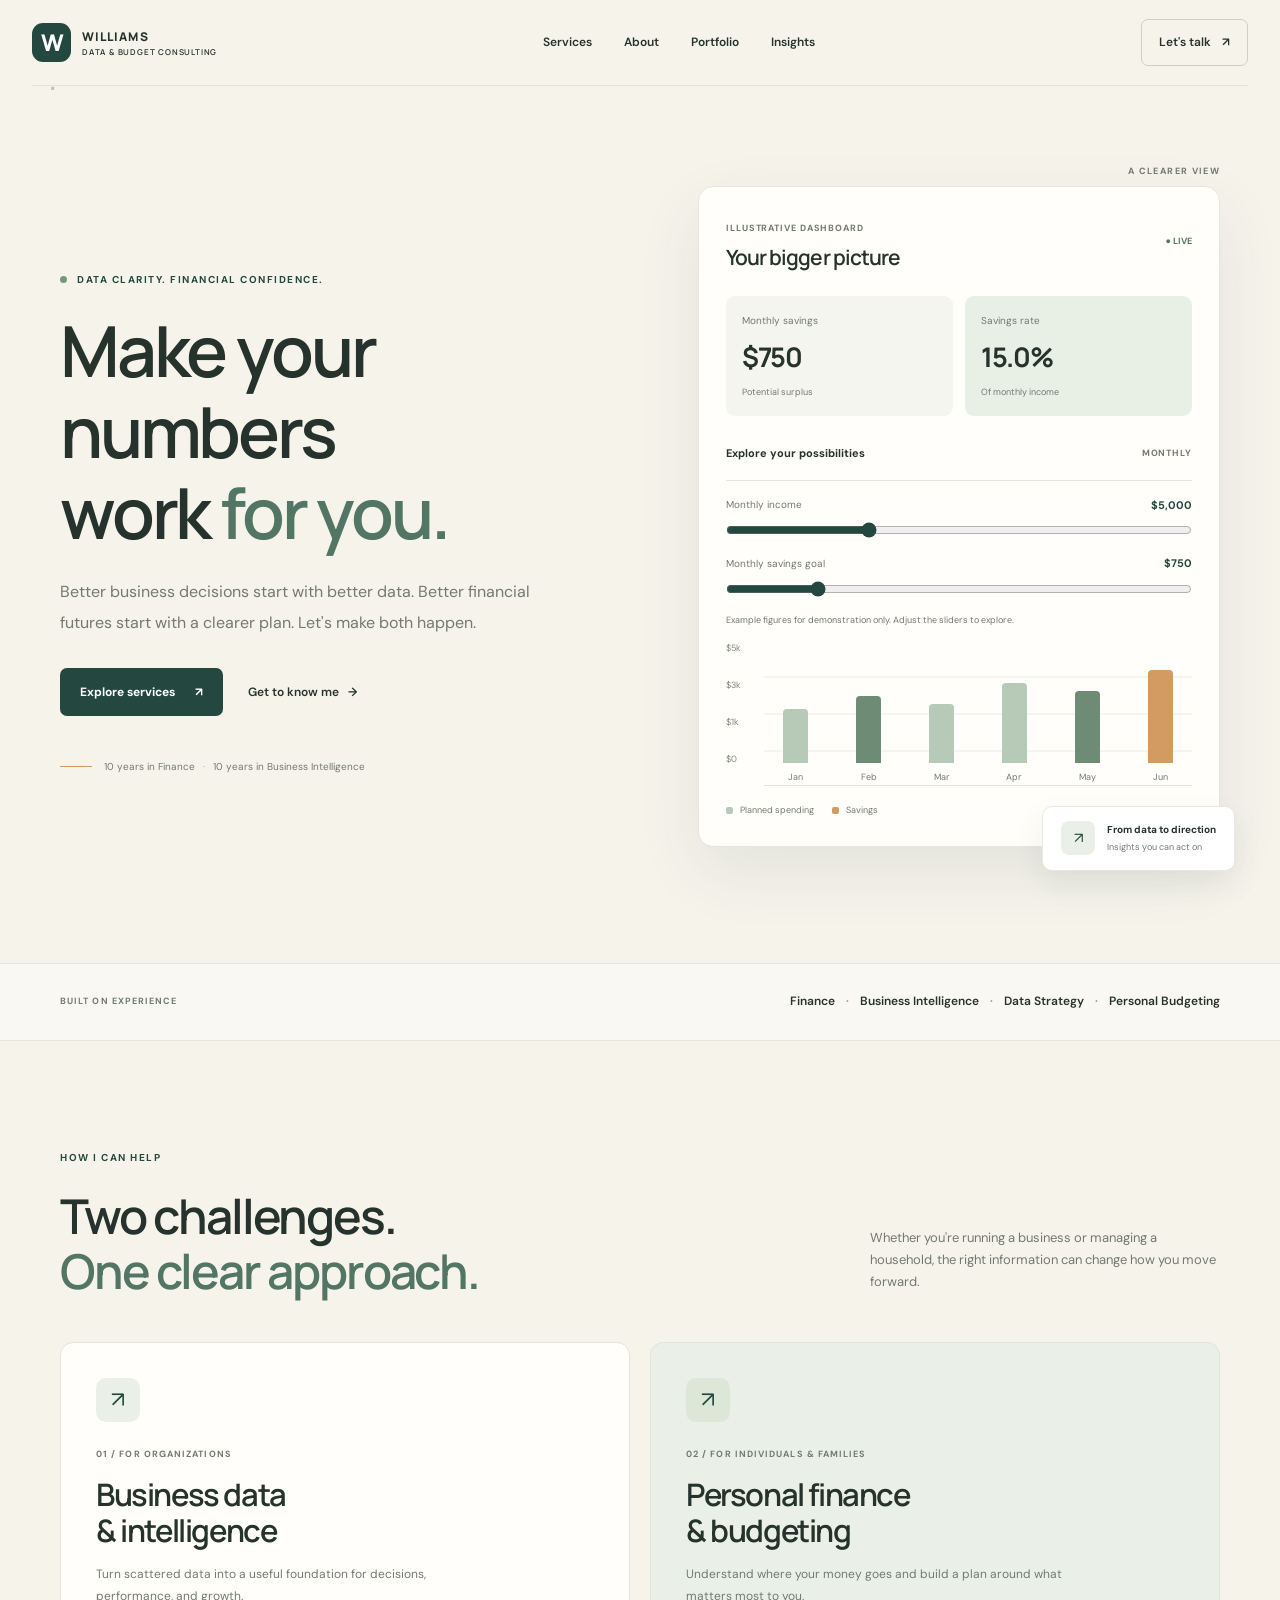
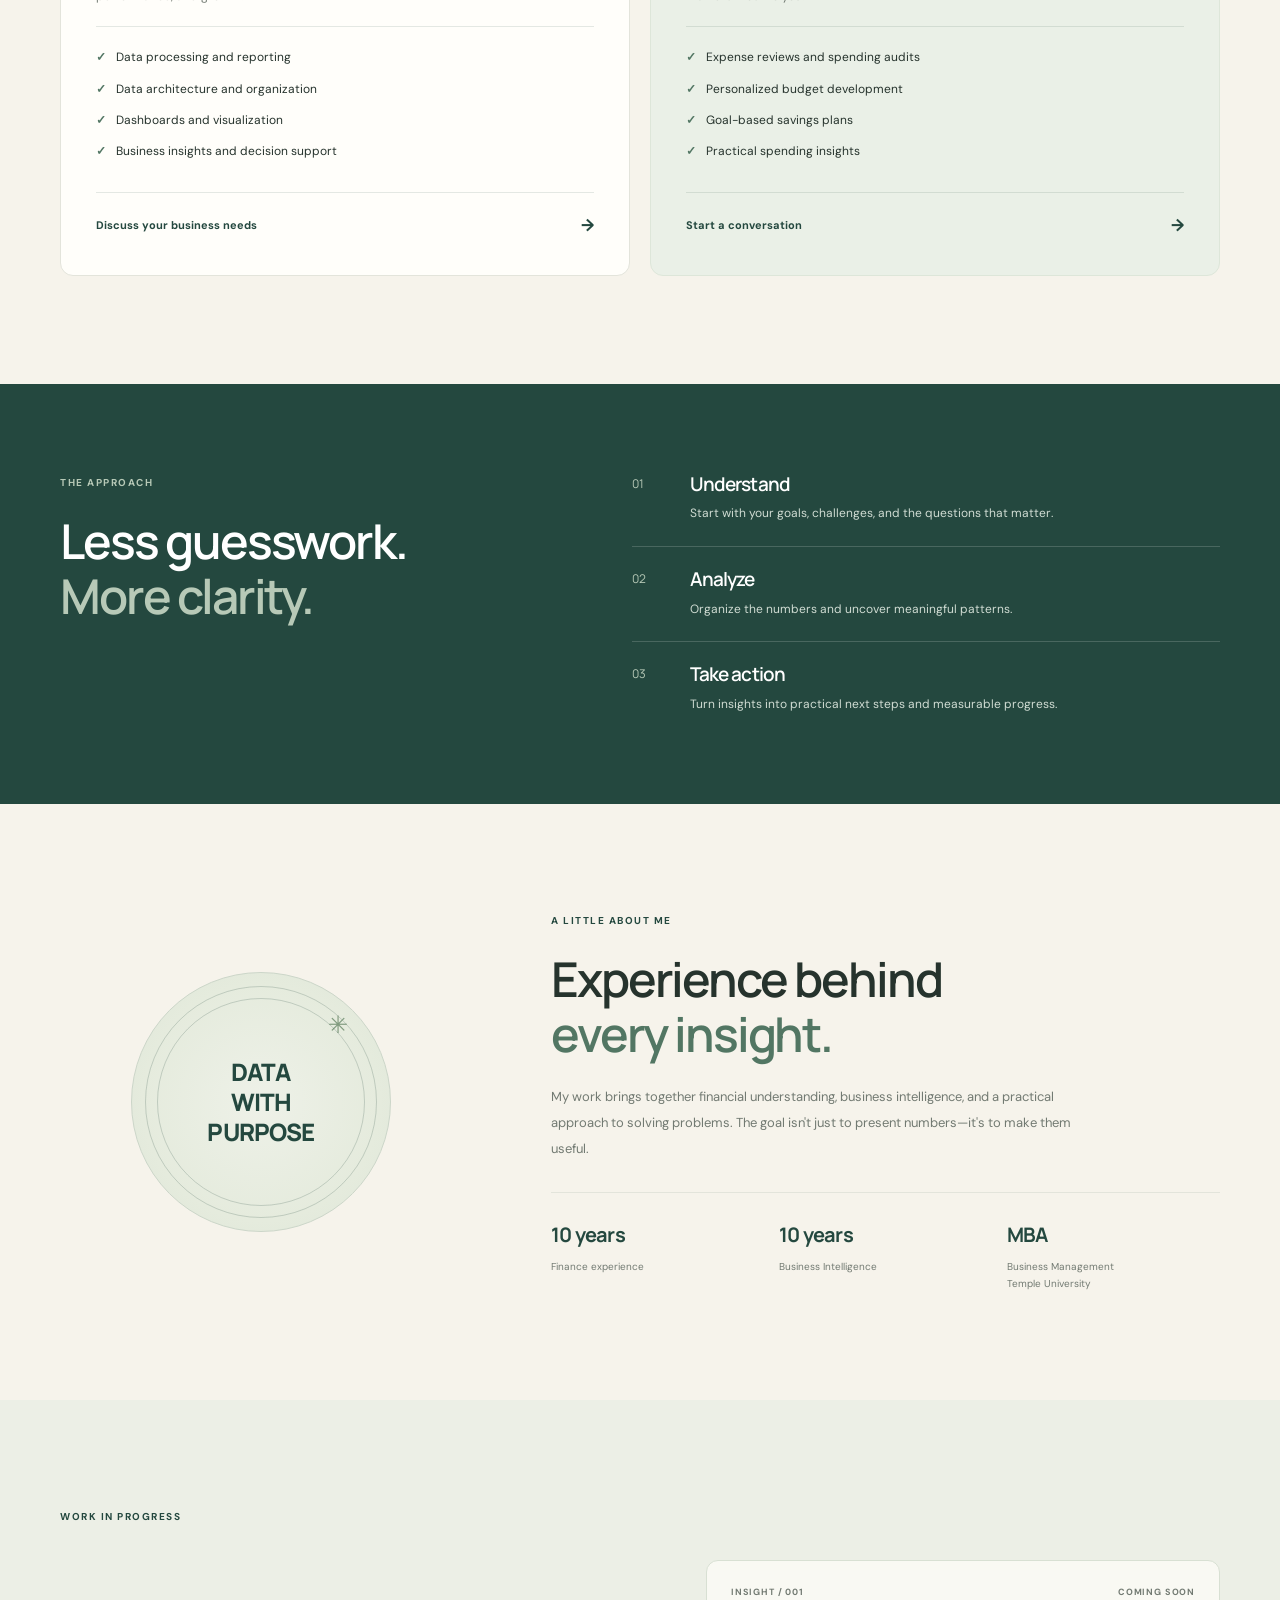
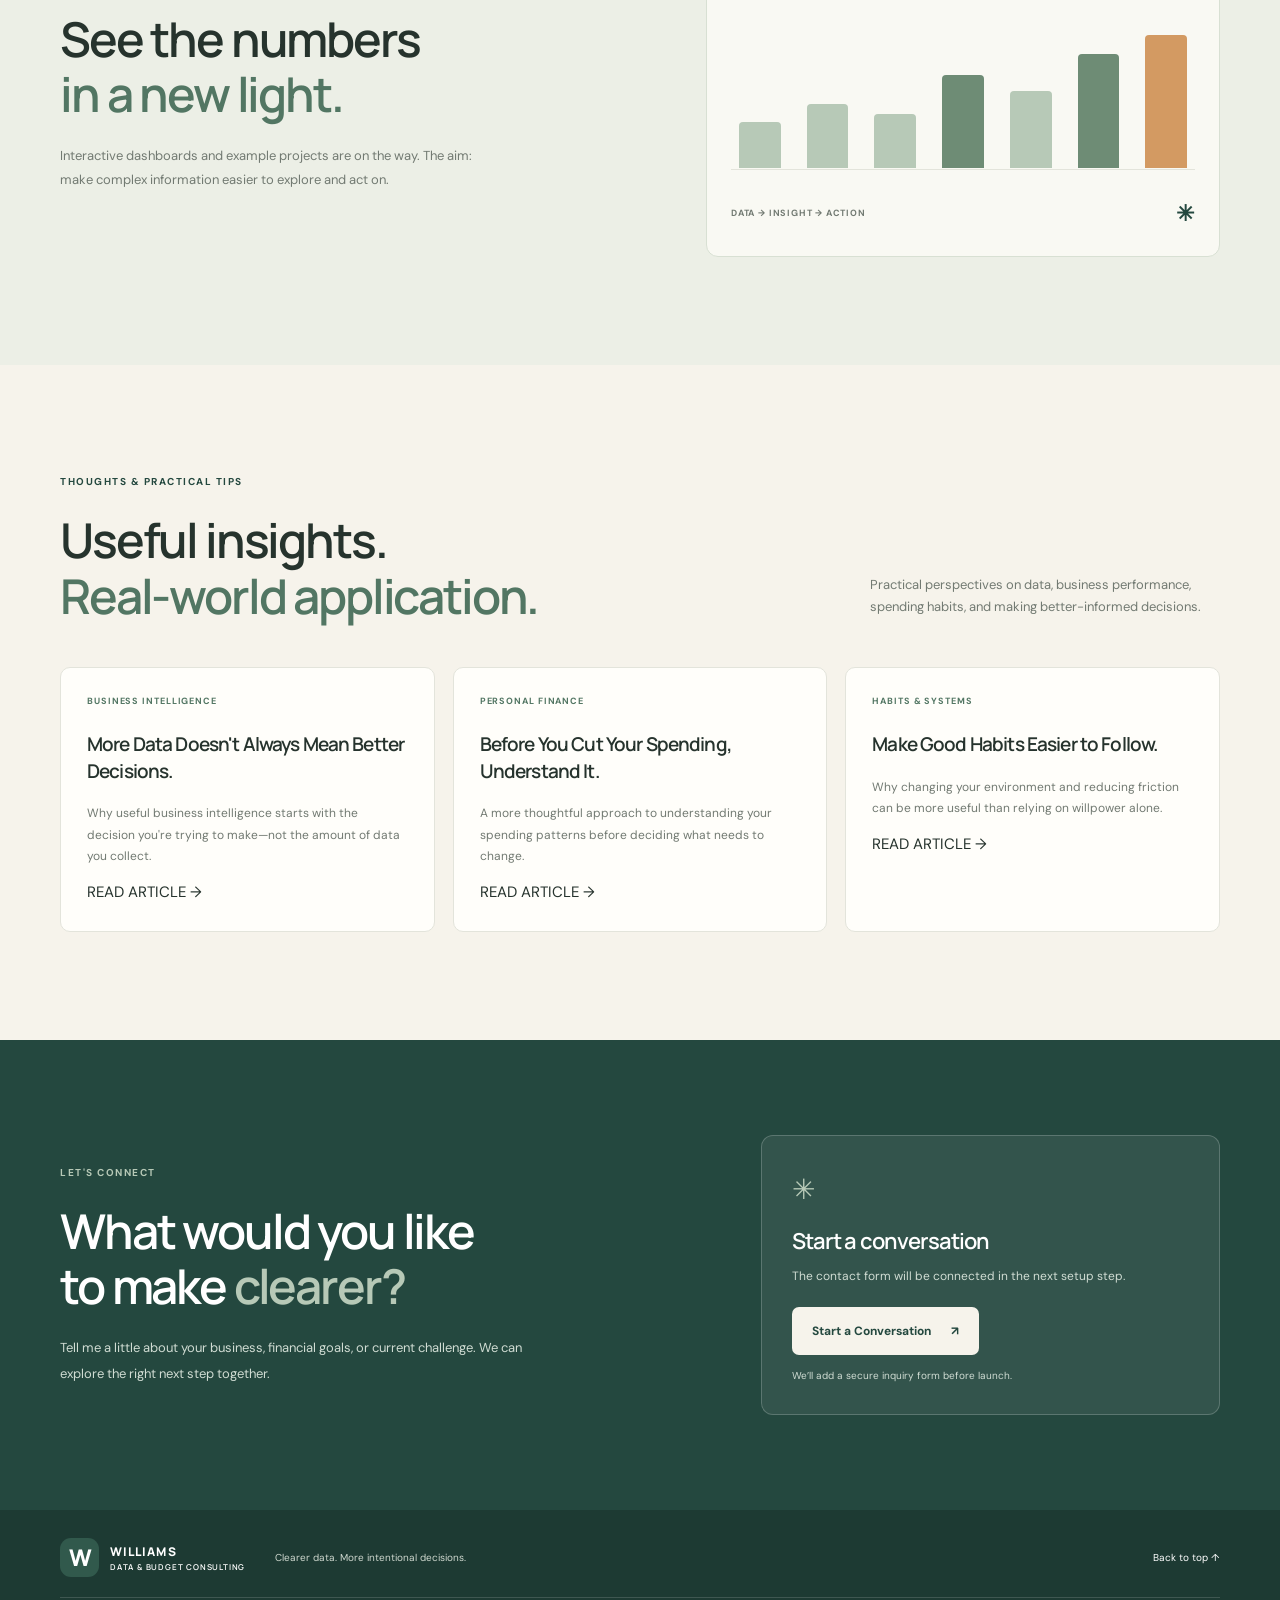
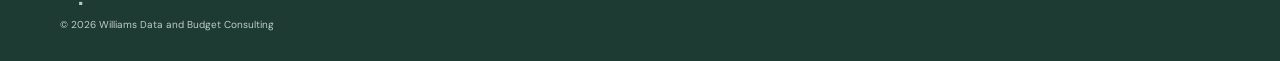
<file: index.html>
<!DOCTYPE html>
<html lang="en">
<head>
  <meta charset="UTF-8">
  <meta name="viewport" content="width=device-width, initial-scale=1.0">
  <meta name="description" content="Williams Data and Budget Consulting helps businesses turn data into better decisions and individuals build more intentional financial plans.">
  <title>Williams Data & Budget Consulting</title>
  <link rel="preconnect" href="https://fonts.googleapis.com">
  <link rel="preconnect" href="https://fonts.gstatic.com" crossorigin>
  <link href="https://fonts.googleapis.com/css2?family=DM+Sans:wght@400;500;600;700&family=Manrope:wght@400;500;600;700;800&display=swap" rel="stylesheet">
  <link rel="stylesheet" href="style.css">
  <script src="script.js" defer></script>
</head>
<body>
  <header class="site-header">
    <a class="brand" href="#home" aria-label="Williams Data and Budget Consulting home">
      <span class="brand-mark">W<span>.</span></span>
      <span class="brand-name">WILLIAMS <small>DATA & BUDGET CONSULTING</small></span>
    </a>

    <nav class="main-nav" aria-label="Main navigation">
      <a href="#services">Services</a>
      <a href="#about">About</a>
      <a href="#portfolio">Portfolio</a>
      <a href="#insights">Insights</a>
    </nav>

    <a class="nav-cta" href="#contact">Let's talk <span>↗</span></a>
  </header>

  <main>
    <section class="hero section-wrap" id="home">
      <div class="hero-copy">
        <div class="eyebrow"><span class="status-dot"></span> DATA CLARITY. FINANCIAL CONFIDENCE.</div>
        <h1>Make your numbers<br>work <span>for you.</span></h1>
        <p class="hero-description">
          Better business decisions start with better data.
          Better financial futures start with a clearer plan.
          Let's make both happen.
        </p>
        <div class="hero-actions">
          <a class="button button-primary" href="#services">Explore services <span>↗</span></a>
          <a class="text-link" href="#about">Get to know me <span>→</span></a>
        </div>
        <div class="hero-proof">
          <div class="proof-line"></div>
          <p>10 years in Finance <span>·</span> 10 years in Business Intelligence</p>
        </div>
      </div>

      <div class="hero-visual">
        <div class="visual-label">A CLEARER VIEW</div>
        <div class="dashboard-card">
          <div class="dashboard-top">
            <div>
              <span class="mini-label">ILLUSTRATIVE DASHBOARD</span>
              <h2>Your bigger picture</h2>
            </div>
            <span class="live-indicator">● LIVE</span>
          </div>

          <div class="metric-grid">
            <div class="metric">
              <span>Monthly savings</span>
              <strong id="savings-display">$750</strong>
              <small>Potential surplus</small>
            </div>
            <div class="metric metric-highlight">
              <span>Savings rate</span>
              <strong id="rate-display">15%</strong>
              <small>Of monthly income</small>
            </div>
          </div>

          <div class="chart-heading">
            <span>Explore your possibilities</span>
            <span class="chart-period">MONTHLY</span>
          </div>
          <div class="chart-area" aria-label="Illustrative monthly income allocation chart">
            <div class="chart-y-labels"><span>$5k</span><span>$3k</span><span>$1k</span><span>$0</span></div>
            <div class="chart-columns" id="chart-columns">
              <div class="chart-column"><span style="height:48%"></span><small>Jan</small></div>
              <div class="chart-column"><span style="height:62%"></span><small>Feb</small></div>
              <div class="chart-column"><span style="height:53%"></span><small>Mar</small></div>
              <div class="chart-column"><span style="height:77%"></span><small>Apr</small></div>
              <div class="chart-column"><span style="height:68%"></span><small>May</small></div>
              <div class="chart-column"><span style="height:91%"></span><small>Jun</small></div>
            </div>
          </div>

          <div class="dashboard-footer">
            <span><i class="legend-dot sage"></i> Planned spending</span>
            <span><i class="legend-dot amber"></i> Savings</span>
          </div>
        </div>
        <div class="floating-note"><span>↗</span><div><strong>From data to direction</strong><small>Insights you can act on</small></div></div>
      </div>
    </section>

    <section class="trust-strip">
      <div class="section-wrap trust-inner">
        <span>BUILT ON EXPERIENCE</span>
        <p>Finance <i>·</i> Business Intelligence <i>·</i> Data Strategy <i>·</i> Personal Budgeting</p>
      </div>
    </section>

    <section class="services section-wrap section-space" id="services">
      <div class="section-heading">
        <div>
          <div class="eyebrow">HOW I CAN HELP</div>
          <h2>Two challenges.<br><span>One clear approach.</span></h2>
        </div>
        <p>Whether you're running a business or managing a household, the right information can change how you move forward.</p>
      </div>

      <div class="service-grid">
        <article class="service-card business-card">
          <div class="service-icon">↗</div>
          <span class="card-kicker">01 / FOR ORGANIZATIONS</span>
          <h3>Business data<br>& intelligence</h3>
          <p>Turn scattered data into a useful foundation for decisions, performance, and growth.</p>
          <ul>
            <li>Data processing and reporting</li>
            <li>Data architecture and organization</li>
            <li>Dashboards and visualization</li>
            <li>Business insights and decision support</li>
          </ul>
          <a class="card-link" href="#contact">Discuss your business needs <span>→</span></a>
        </article>

        <article class="service-card personal-card">
          <div class="service-icon">↗</div>
          <span class="card-kicker">02 / FOR INDIVIDUALS & FAMILIES</span>
          <h3>Personal finance<br>& budgeting</h3>
          <p>Understand where your money goes and build a plan around what matters most to you.</p>
          <ul>
            <li>Expense reviews and spending audits</li>
            <li>Personalized budget development</li>
            <li>Goal-based savings plans</li>
            <li>Practical spending insights</li>
          </ul>
          <a class="card-link" href="#contact">Start a conversation <span>→</span></a>
        </article>
      </div>
    </section>

    <section class="approach-section">
      <div class="section-wrap approach-inner">
        <div>
          <div class="eyebrow">THE APPROACH</div>
          <h2>Less guesswork.<br><span>More clarity.</span></h2>
        </div>
        <div class="approach-steps">
          <div class="approach-step"><span>01</span><div><h3>Understand</h3><p>Start with your goals, challenges, and the questions that matter.</p></div></div>
          <div class="approach-step"><span>02</span><div><h3>Analyze</h3><p>Organize the numbers and uncover meaningful patterns.</p></div></div>
          <div class="approach-step"><span>03</span><div><h3>Take action</h3><p>Turn insights into practical next steps and measurable progress.</p></div></div>
        </div>
      </div>
    </section>

    <section class="about section-wrap section-space" id="about">
      <div class="about-stamp"><span>DATA<br>WITH<br>PURPOSE</span><i>✳</i></div>
      <div class="about-copy">
        <div class="eyebrow">A LITTLE ABOUT ME</div>
        <h2>Experience behind<br><span>every insight.</span></h2>
        <p>My work brings together financial understanding, business intelligence, and a practical approach to solving problems. The goal isn't just to present numbers—it's to make them useful.</p>
        <div class="credential-grid">
          <div><strong>10 years</strong><span>Finance experience</span></div>
          <div><strong>10 years</strong><span>Business Intelligence</span></div>
          <div><strong>MBA</strong><span>Business Management<br>Temple University</span></div>
        </div>
      </div>
    </section>

    <section class="portfolio section-wrap section-space" id="portfolio">
      <div class="eyebrow">WORK IN PROGRESS</div>
      <div class="portfolio-inner">
        <div><h2>See the numbers<br><span>in a new light.</span></h2><p>Interactive dashboards and example projects are on the way. The aim: make complex information easier to explore and act on.</p></div>
        <div class="portfolio-preview"><div class="preview-top"><span>INSIGHT / 001</span><span>COMING SOON</span></div><div class="preview-bars"><i></i><i></i><i></i><i></i><i></i><i></i><i></i></div><div class="preview-bottom"><span>DATA → INSIGHT → ACTION</span><span>✳</span></div></div>
      </div>
    </section>

    <section class="insights section-wrap section-space" id="insights">
      <div class="section-heading">
        <div>
          <div class="eyebrow">THOUGHTS & PRACTICAL TIPS</div>
          <h2>Useful insights.<br><span>Real-world application.</span></h2>
        </div>
        <p>Practical perspectives on data, business performance, spending habits, and making better-informed decisions.</p>
      </div>

      <div class="insight-grid">
        <article>
          <span>BUSINESS INTELLIGENCE</span>
          <h3>More Data Doesn't Always Mean Better Decisions.</h3>
          <p>Why useful business intelligence starts with the decision you're trying to make—not the amount of data you collect.</p>
          <a href="articles/more-data-better-decisions.html">READ ARTICLE &rarr;</a>
        </article>

        <article>
          <span>PERSONAL FINANCE</span>
          <h3>Before You Cut Your Spending, Understand It.</h3>
          <p>A more thoughtful approach to understanding your spending patterns before deciding what needs to change.</p>
          <a href="articles/understand-your-spending.html">READ ARTICLE &rarr;</a>
        </article>

        <article>
          <span>HABITS & SYSTEMS</span>
          <h3>Make Good Habits Easier to Follow.</h3>
          <p>Why changing your environment and reducing friction can be more useful than relying on willpower alone.</p>
          <a href="articles/make-good-habits-easier.html">READ ARTICLE &rarr;</a>
        </article>
      </div>
    </section>

    <section class="contact-section" id="contact">
      <div class="section-wrap contact-inner">
        <div><div class="eyebrow">LET'S CONNECT</div><h2>What would you like<br>to make <span>clearer?</span></h2><p>Tell me a little about your business, financial goals, or current challenge. We can explore the right next step together.</p></div>
        <div class="contact-panel"><div class="contact-symbol">✳</div><h3>Start a conversation</h3><p>The contact form will be connected in the next setup step.</p><a class="button button-light" href="mailto:freebydesignchannel@gmail.com?subject=Consulting%20Inquiry">Start a Conversation <span>↗</span></a><small>We’ll add a secure inquiry form before launch.</small></div>
      </div>
    </section>
  </main>

  <footer class="site-footer">
    <a class="brand footer-brand" href="#home"><span class="brand-mark">W<span>.</span></span><span class="brand-name">WILLIAMS <small>DATA & BUDGET CONSULTING</small></span></a>
    <p>Clearer data. More intentional decisions.</p>
    <a href="#home">Back to top ↑</a>
    <small>© <span id="year"></span> Williams Data and Budget Consulting</small>
  </footer>
</body>
</html>
</file>
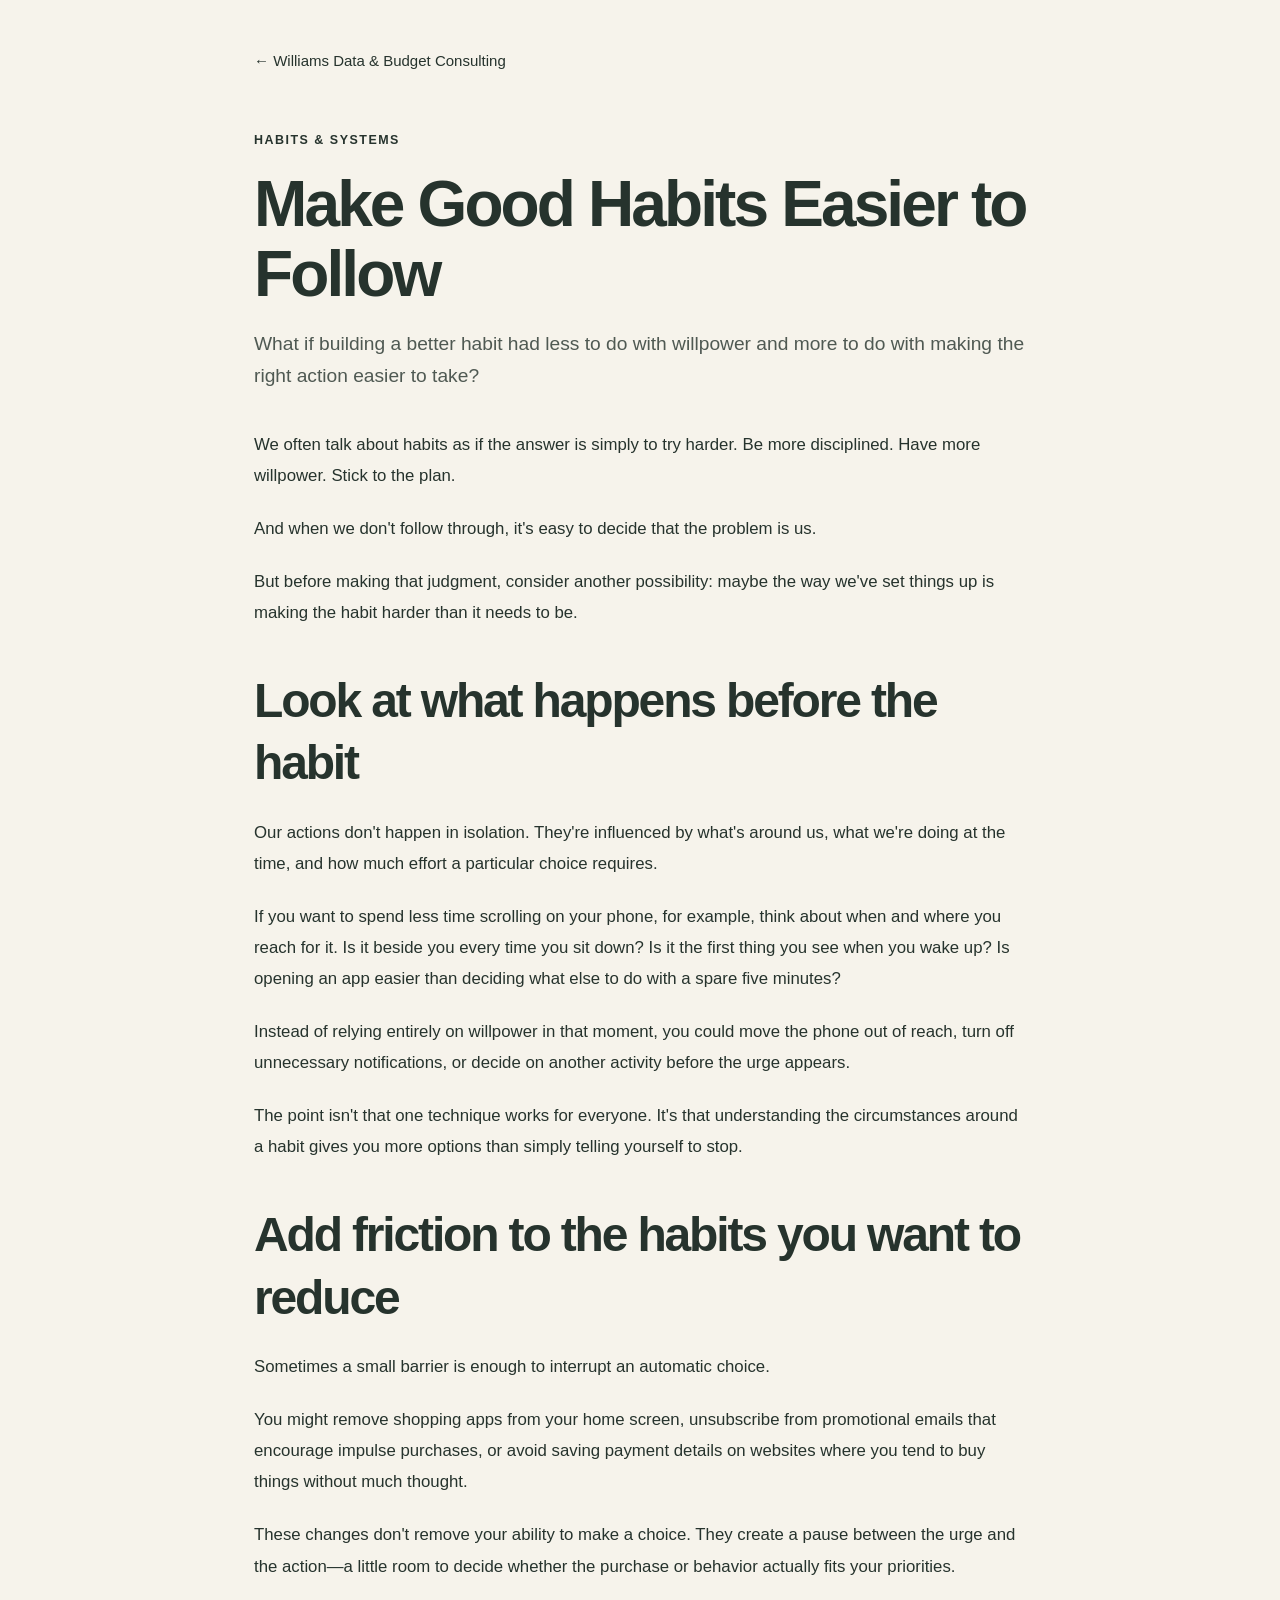
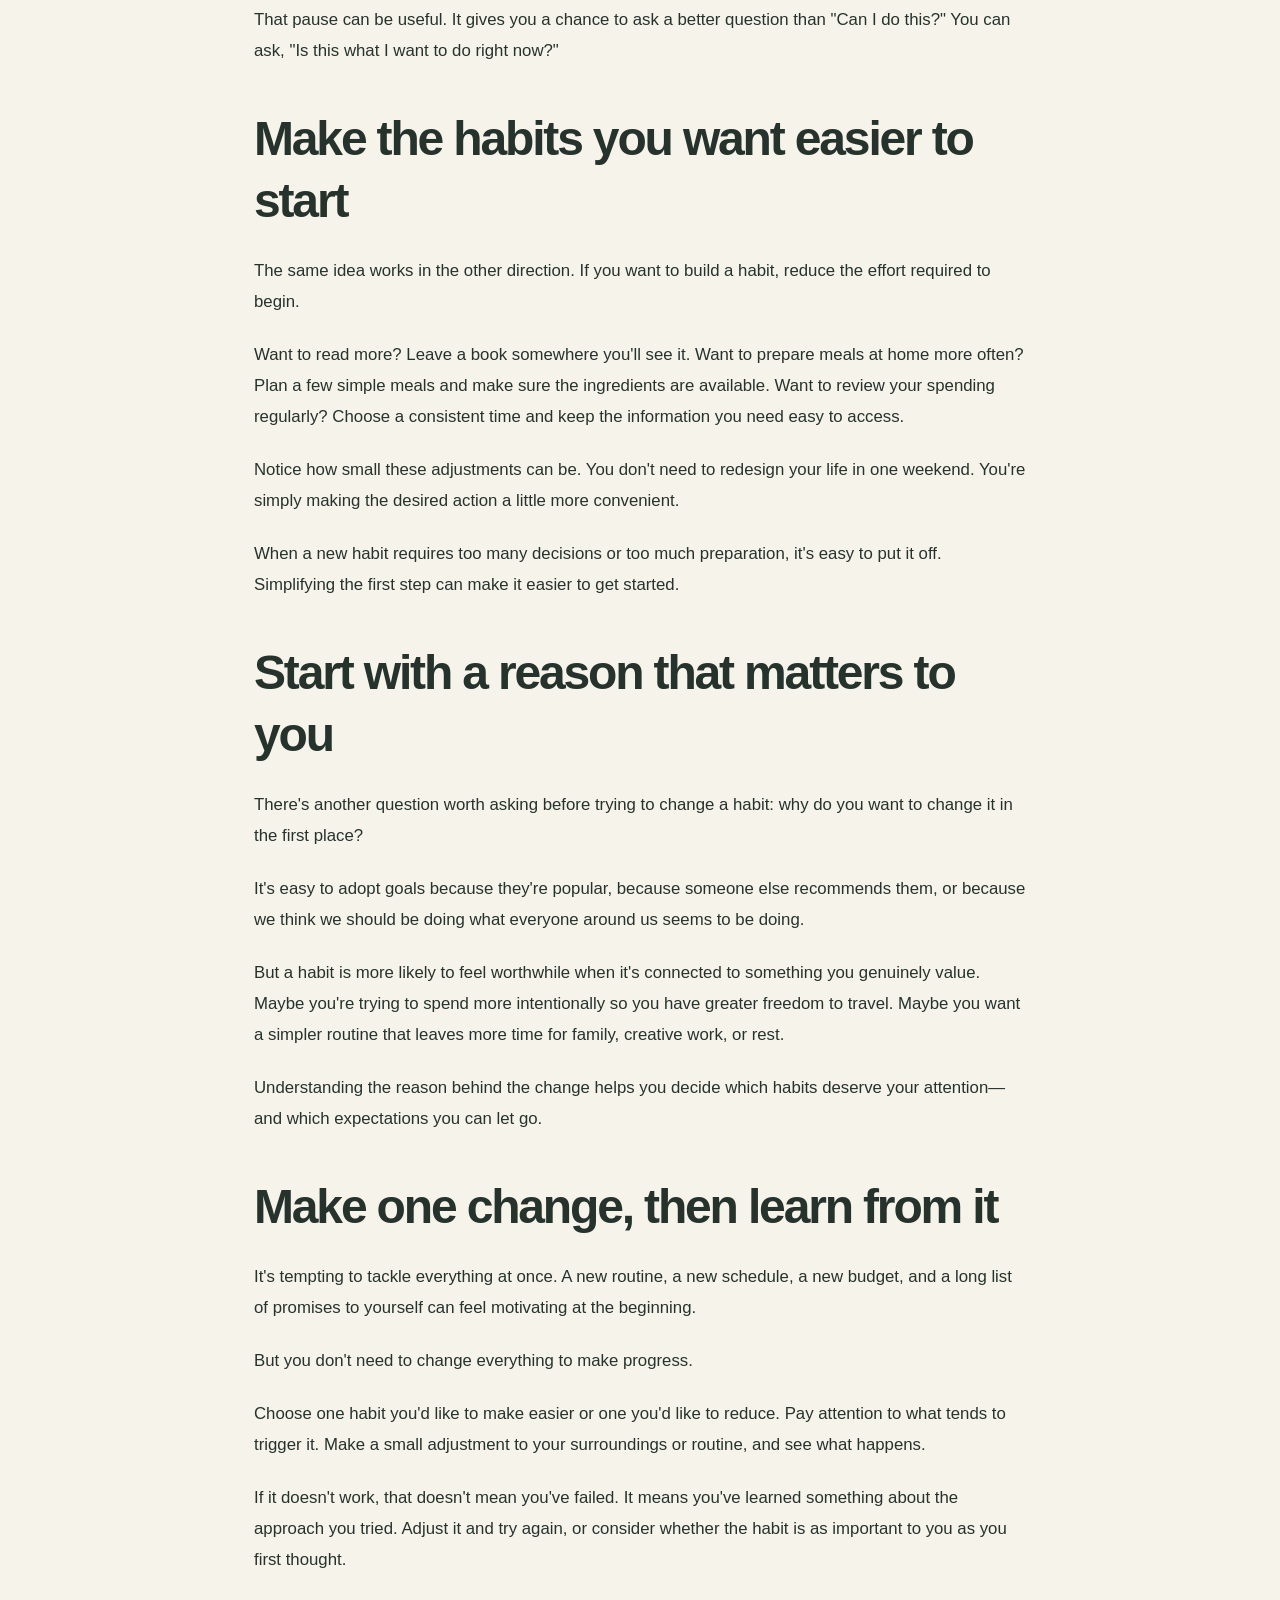
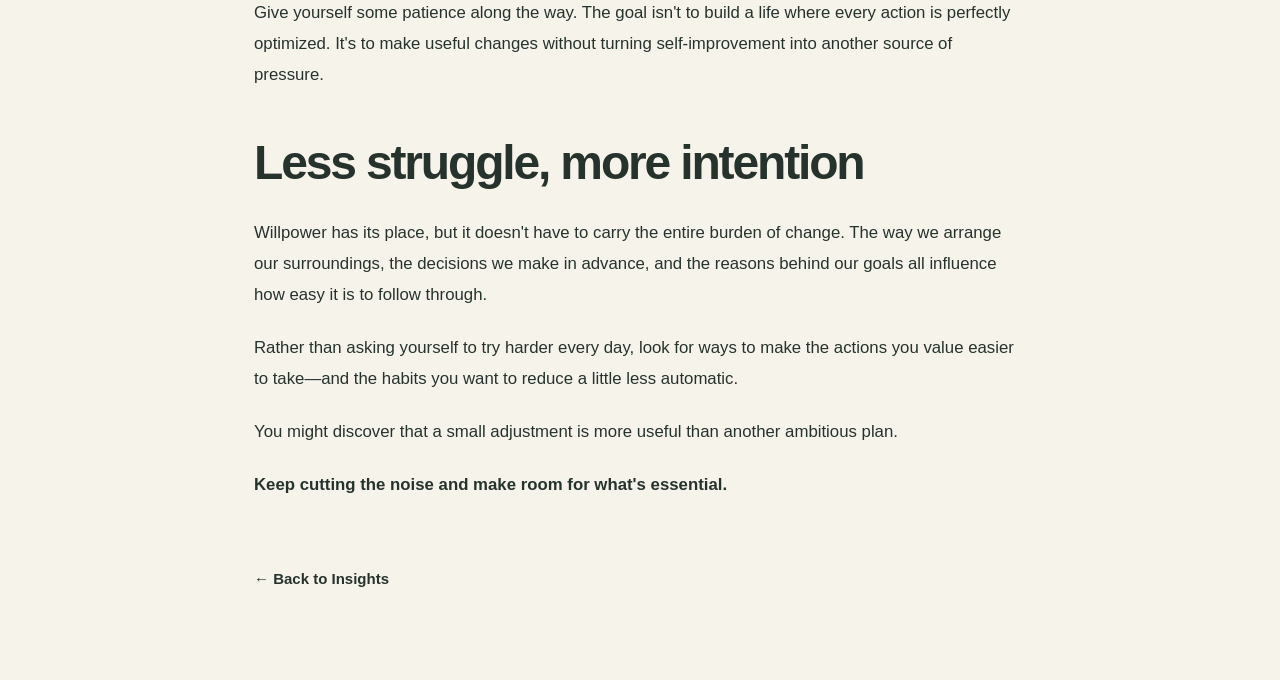
<file: articles/make-good-habits-easier.html>
<!DOCTYPE html>
<html lang="en">
<head>
  <meta charset="UTF-8">
  <meta name="viewport" content="width=device-width, initial-scale=1.0">
  <meta name="description" content="Make lasting changes by reducing friction, changing your environment, and building habits around what matters to you.">
  <title>Make Good Habits Easier to Follow | Williams Data & Budget Consulting</title>
  <link rel="stylesheet" href="../style.css">
  <style>
    .article-page {
      max-width: 820px;
      margin: 0 auto;
      padding: 48px 24px 88px;
    }
    .article-nav {
      margin-bottom: 56px;
    }
    .article-nav a,
    .article-back {
      color: inherit;
      text-decoration: none;
    }
    .article-nav a:hover,
    .article-back:hover {
      text-decoration: underline;
    }
    .article-category {
      font-size: 0.78rem;
      letter-spacing: 0.12em;
      font-weight: 700;
    }
    .article-page h1 {
      font-size: clamp(2.3rem, 6vw, 4rem);
      line-height: 1.1;
      margin: 18px 0;
    }
    .article-deck {
      font-size: 1.2rem;
      line-height: 1.7;
      opacity: 0.8;
      margin-bottom: 36px;
    }
    .article-body {
      font-size: 1.05rem;
      line-height: 1.85;
    }
    .article-body h2 {
      margin-top: 42px;
      line-height: 1.3;
    }
    .article-body p {
      margin: 0 0 22px;
    }
    .article-back {
      display: inline-block;
      margin-top: 44px;
      font-weight: 700;
    }
  </style>
</head>
<body>
  <main class="article-page">
    <nav class="article-nav">
      <a href="../index.html">&larr; Williams Data & Budget Consulting</a>
    </nav>

    <header>
      <div class="article-category">HABITS & SYSTEMS</div>
      <h1>Make Good Habits Easier to Follow</h1>
      <p class="article-deck">What if building a better habit had less to do with willpower and more to do with making the right action easier to take?</p>
    </header>

    <div class="article-body">
      <p>We often talk about habits as if the answer is simply to try harder. Be more disciplined. Have more willpower. Stick to the plan.</p>

      <p>And when we don't follow through, it's easy to decide that the problem is us.</p>

      <p>But before making that judgment, consider another possibility: maybe the way we've set things up is making the habit harder than it needs to be.</p>

      <h2>Look at what happens before the habit</h2>

      <p>Our actions don't happen in isolation. They're influenced by what's around us, what we're doing at the time, and how much effort a particular choice requires.</p>

      <p>If you want to spend less time scrolling on your phone, for example, think about when and where you reach for it. Is it beside you every time you sit down? Is it the first thing you see when you wake up? Is opening an app easier than deciding what else to do with a spare five minutes?</p>

      <p>Instead of relying entirely on willpower in that moment, you could move the phone out of reach, turn off unnecessary notifications, or decide on another activity before the urge appears.</p>

      <p>The point isn't that one technique works for everyone. It's that understanding the circumstances around a habit gives you more options than simply telling yourself to stop.</p>

      <h2>Add friction to the habits you want to reduce</h2>

      <p>Sometimes a small barrier is enough to interrupt an automatic choice.</p>

      <p>You might remove shopping apps from your home screen, unsubscribe from promotional emails that encourage impulse purchases, or avoid saving payment details on websites where you tend to buy things without much thought.</p>

      <p>These changes don't remove your ability to make a choice. They create a pause between the urge and the action—a little room to decide whether the purchase or behavior actually fits your priorities.</p>

      <p>That pause can be useful. It gives you a chance to ask a better question than "Can I do this?" You can ask, "Is this what I want to do right now?"</p>

      <h2>Make the habits you want easier to start</h2>

      <p>The same idea works in the other direction. If you want to build a habit, reduce the effort required to begin.</p>

      <p>Want to read more? Leave a book somewhere you'll see it. Want to prepare meals at home more often? Plan a few simple meals and make sure the ingredients are available. Want to review your spending regularly? Choose a consistent time and keep the information you need easy to access.</p>

      <p>Notice how small these adjustments can be. You don't need to redesign your life in one weekend. You're simply making the desired action a little more convenient.</p>

      <p>When a new habit requires too many decisions or too much preparation, it's easy to put it off. Simplifying the first step can make it easier to get started.</p>

      <h2>Start with a reason that matters to you</h2>

      <p>There's another question worth asking before trying to change a habit: why do you want to change it in the first place?</p>

      <p>It's easy to adopt goals because they're popular, because someone else recommends them, or because we think we should be doing what everyone around us seems to be doing.</p>

      <p>But a habit is more likely to feel worthwhile when it's connected to something you genuinely value. Maybe you're trying to spend more intentionally so you have greater freedom to travel. Maybe you want a simpler routine that leaves more time for family, creative work, or rest.</p>

      <p>Understanding the reason behind the change helps you decide which habits deserve your attention—and which expectations you can let go.</p>

      <h2>Make one change, then learn from it</h2>

      <p>It's tempting to tackle everything at once. A new routine, a new schedule, a new budget, and a long list of promises to yourself can feel motivating at the beginning.</p>

      <p>But you don't need to change everything to make progress.</p>

      <p>Choose one habit you'd like to make easier or one you'd like to reduce. Pay attention to what tends to trigger it. Make a small adjustment to your surroundings or routine, and see what happens.</p>

      <p>If it doesn't work, that doesn't mean you've failed. It means you've learned something about the approach you tried. Adjust it and try again, or consider whether the habit is as important to you as you first thought.</p>

      <p>Give yourself some patience along the way. The goal isn't to build a life where every action is perfectly optimized. It's to make useful changes without turning self-improvement into another source of pressure.</p>

      <h2>Less struggle, more intention</h2>

      <p>Willpower has its place, but it doesn't have to carry the entire burden of change. The way we arrange our surroundings, the decisions we make in advance, and the reasons behind our goals all influence how easy it is to follow through.</p>

      <p>Rather than asking yourself to try harder every day, look for ways to make the actions you value easier to take—and the habits you want to reduce a little less automatic.</p>

      <p>You might discover that a small adjustment is more useful than another ambitious plan.</p>

      <p><strong>Keep cutting the noise and make room for what's essential.</strong></p>
    </div>

    <a class="article-back" href="../index.html#insights">&larr; Back to Insights</a>
  </main>
</body>
</html>
</file>
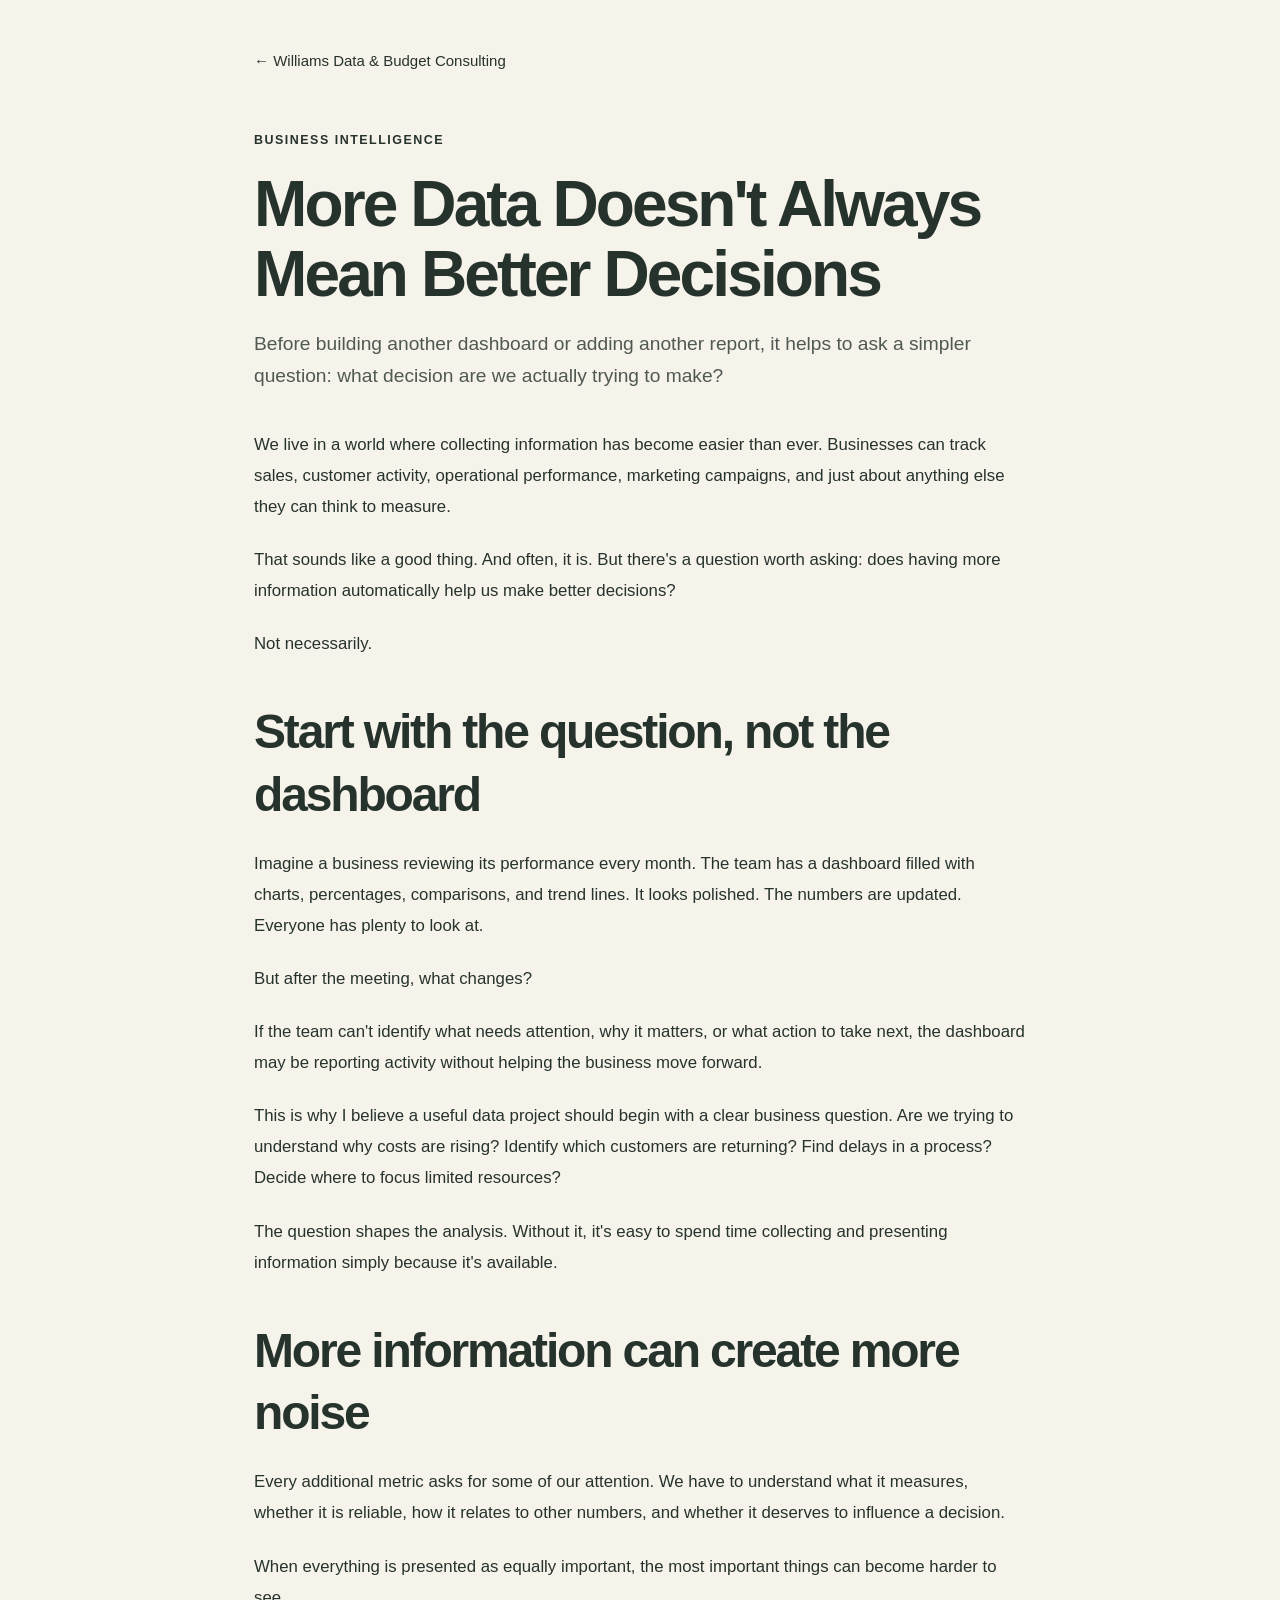
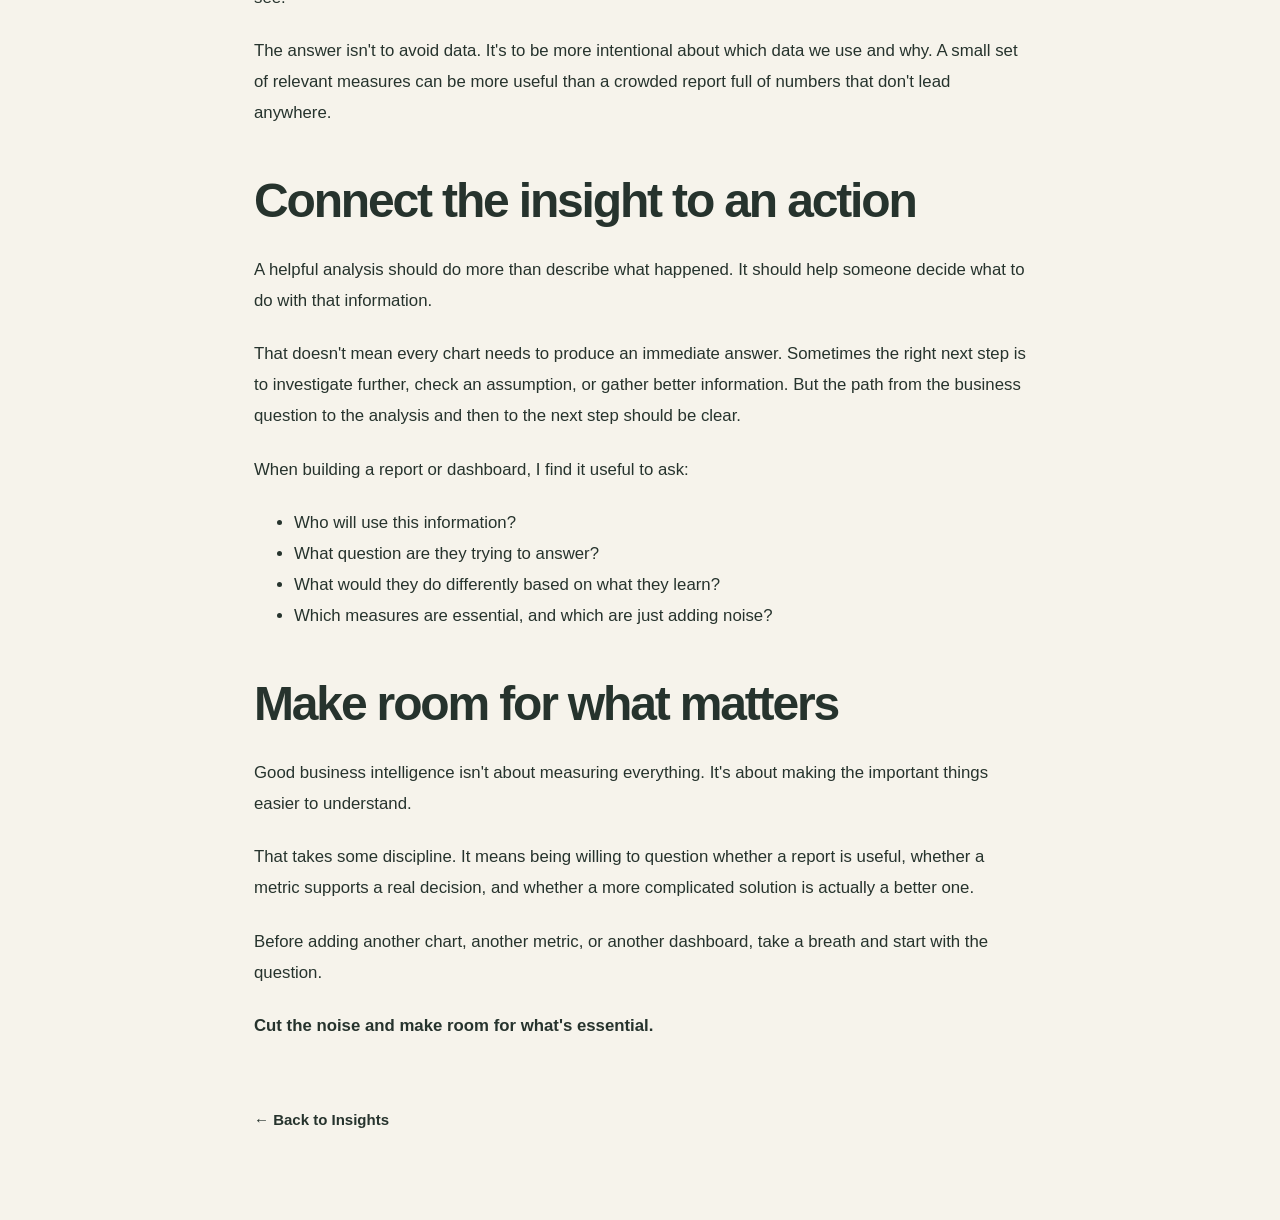
<file: articles/more-data-better-decisions.html>
<!DOCTYPE html>
<html lang="en">
<head>
  <meta charset="UTF-8">
  <meta name="viewport" content="width=device-width, initial-scale=1.0">
  <meta name="description" content="Why useful business intelligence starts with the decision you need to make, not the amount of data you collect.">
  <title>More Data Doesn't Always Mean Better Decisions | Williams Data & Budget Consulting</title>
  <link rel="stylesheet" href="../style.css">
  <style>
    .article-page {
      max-width: 820px;
      margin: 0 auto;
      padding: 48px 24px 88px;
    }
    .article-nav {
      margin-bottom: 56px;
    }
    .article-nav a,
    .article-back {
      color: inherit;
      text-decoration: none;
    }
    .article-nav a:hover,
    .article-back:hover {
      text-decoration: underline;
    }
    .article-category {
      font-size: 0.78rem;
      letter-spacing: 0.12em;
      font-weight: 700;
    }
    .article-page h1 {
      font-size: clamp(2.3rem, 6vw, 4rem);
      line-height: 1.1;
      margin: 18px 0;
    }
    .article-deck {
      font-size: 1.2rem;
      line-height: 1.7;
      opacity: 0.8;
      margin-bottom: 36px;
    }
    .article-body {
      font-size: 1.05rem;
      line-height: 1.85;
    }
    .article-body h2 {
      margin-top: 42px;
      line-height: 1.3;
    }
    .article-body p {
      margin: 0 0 22px;
    }
    .article-back {
      display: inline-block;
      margin-top: 44px;
      font-weight: 700;
    }
  </style>
</head>
<body>
  <main class="article-page">
    <nav class="article-nav">
      <a href="../index.html">&larr; Williams Data & Budget Consulting</a>
    </nav>

    <header>
      <div class="article-category">BUSINESS INTELLIGENCE</div>
      <h1>More Data Doesn't Always Mean Better Decisions</h1>
      <p class="article-deck">Before building another dashboard or adding another report, it helps to ask a simpler question: what decision are we actually trying to make?</p>
    </header>

    <div class="article-body">
      <p>We live in a world where collecting information has become easier than ever. Businesses can track sales, customer activity, operational performance, marketing campaigns, and just about anything else they can think to measure.</p>

      <p>That sounds like a good thing. And often, it is. But there's a question worth asking: does having more information automatically help us make better decisions?</p>

      <p>Not necessarily.</p>

      <h2>Start with the question, not the dashboard</h2>

      <p>Imagine a business reviewing its performance every month. The team has a dashboard filled with charts, percentages, comparisons, and trend lines. It looks polished. The numbers are updated. Everyone has plenty to look at.</p>

      <p>But after the meeting, what changes?</p>

      <p>If the team can't identify what needs attention, why it matters, or what action to take next, the dashboard may be reporting activity without helping the business move forward.</p>

      <p>This is why I believe a useful data project should begin with a clear business question. Are we trying to understand why costs are rising? Identify which customers are returning? Find delays in a process? Decide where to focus limited resources?</p>

      <p>The question shapes the analysis. Without it, it's easy to spend time collecting and presenting information simply because it's available.</p>

      <h2>More information can create more noise</h2>

      <p>Every additional metric asks for some of our attention. We have to understand what it measures, whether it is reliable, how it relates to other numbers, and whether it deserves to influence a decision.</p>

      <p>When everything is presented as equally important, the most important things can become harder to see.</p>

      <p>The answer isn't to avoid data. It's to be more intentional about which data we use and why. A small set of relevant measures can be more useful than a crowded report full of numbers that don't lead anywhere.</p>

      <h2>Connect the insight to an action</h2>

      <p>A helpful analysis should do more than describe what happened. It should help someone decide what to do with that information.</p>

      <p>That doesn't mean every chart needs to produce an immediate answer. Sometimes the right next step is to investigate further, check an assumption, or gather better information. But the path from the business question to the analysis and then to the next step should be clear.</p>

      <p>When building a report or dashboard, I find it useful to ask:</p>

      <ul>
        <li>Who will use this information?</li>
        <li>What question are they trying to answer?</li>
        <li>What would they do differently based on what they learn?</li>
        <li>Which measures are essential, and which are just adding noise?</li>
      </ul>

      <h2>Make room for what matters</h2>

      <p>Good business intelligence isn't about measuring everything. It's about making the important things easier to understand.</p>

      <p>That takes some discipline. It means being willing to question whether a report is useful, whether a metric supports a real decision, and whether a more complicated solution is actually a better one.</p>

      <p>Before adding another chart, another metric, or another dashboard, take a breath and start with the question.</p>

      <p><strong>Cut the noise and make room for what's essential.</strong></p>
    </div>

    <a class="article-back" href="../index.html#insights">&larr; Back to Insights</a>
  </main>
</body>
</html>
</file>
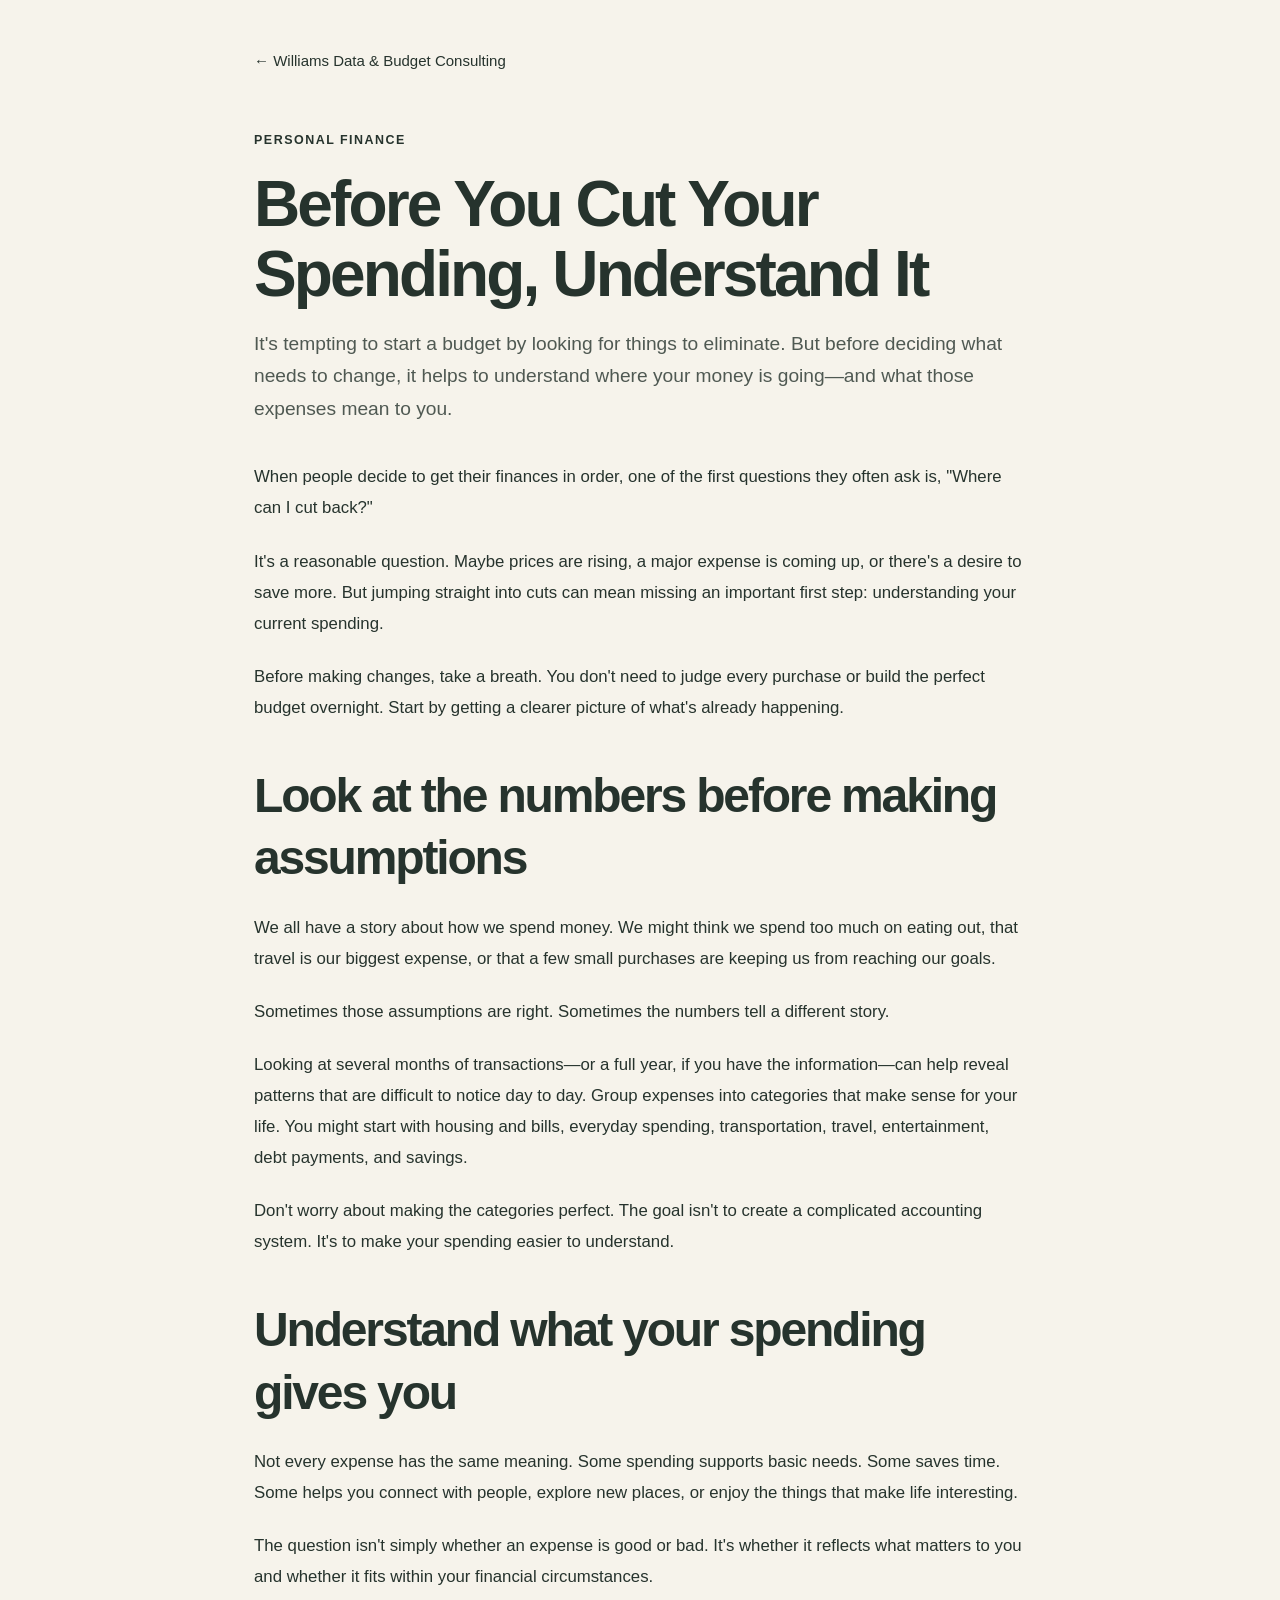
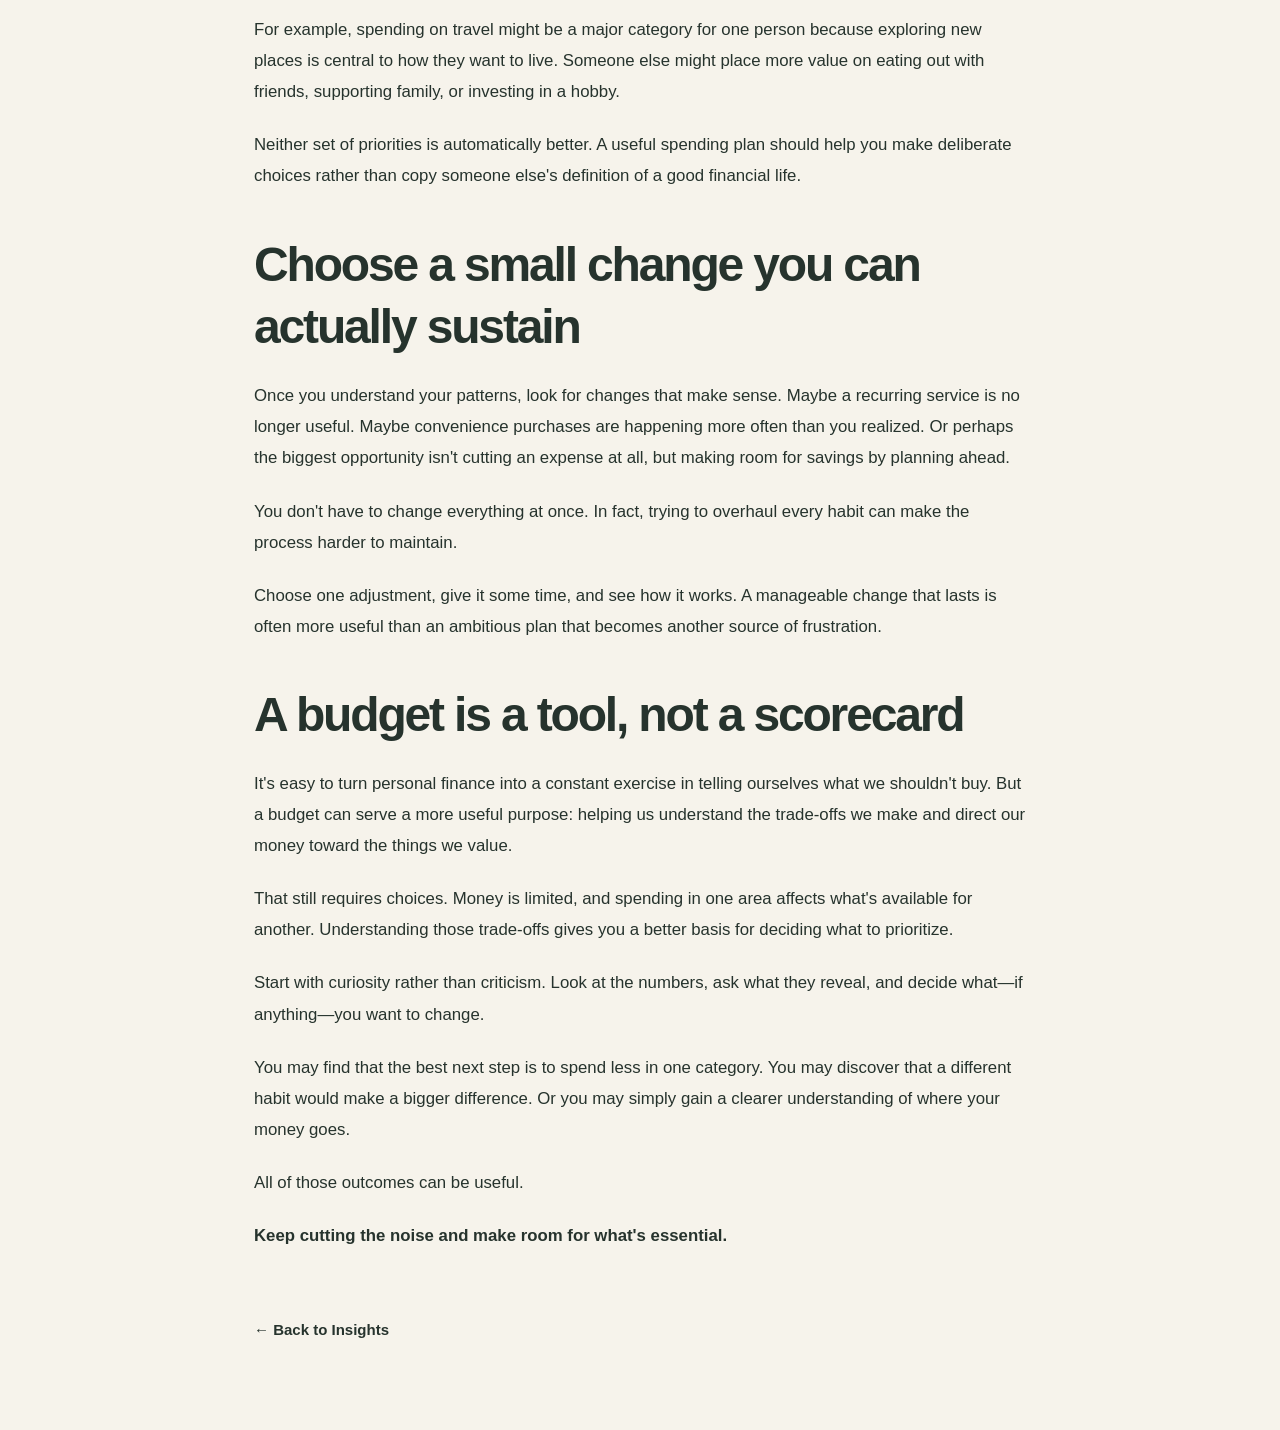
<file: articles/understand-your-spending.html>
<!DOCTYPE html>
<html lang="en">
<head>
  <meta charset="UTF-8">
  <meta name="viewport" content="width=device-width, initial-scale=1.0">
  <meta name="description" content="Understand your spending patterns before deciding what to change, and build habits that support your priorities.">
  <title>Before You Cut Your Spending, Understand It | Williams Data & Budget Consulting</title>
  <link rel="stylesheet" href="../style.css">
  <style>
    .article-page {
      max-width: 820px;
      margin: 0 auto;
      padding: 48px 24px 88px;
    }
    .article-nav {
      margin-bottom: 56px;
    }
    .article-nav a,
    .article-back {
      color: inherit;
      text-decoration: none;
    }
    .article-nav a:hover,
    .article-back:hover {
      text-decoration: underline;
    }
    .article-category {
      font-size: 0.78rem;
      letter-spacing: 0.12em;
      font-weight: 700;
    }
    .article-page h1 {
      font-size: clamp(2.3rem, 6vw, 4rem);
      line-height: 1.1;
      margin: 18px 0;
    }
    .article-deck {
      font-size: 1.2rem;
      line-height: 1.7;
      opacity: 0.8;
      margin-bottom: 36px;
    }
    .article-body {
      font-size: 1.05rem;
      line-height: 1.85;
    }
    .article-body h2 {
      margin-top: 42px;
      line-height: 1.3;
    }
    .article-body p {
      margin: 0 0 22px;
    }
    .article-back {
      display: inline-block;
      margin-top: 44px;
      font-weight: 700;
    }
  </style>
</head>
<body>
  <main class="article-page">
    <nav class="article-nav">
      <a href="../index.html">&larr; Williams Data & Budget Consulting</a>
    </nav>

    <header>
      <div class="article-category">PERSONAL FINANCE</div>
      <h1>Before You Cut Your Spending, Understand It</h1>
      <p class="article-deck">It's tempting to start a budget by looking for things to eliminate. But before deciding what needs to change, it helps to understand where your money is going—and what those expenses mean to you.</p>
    </header>

    <div class="article-body">
      <p>When people decide to get their finances in order, one of the first questions they often ask is, "Where can I cut back?"</p>

      <p>It's a reasonable question. Maybe prices are rising, a major expense is coming up, or there's a desire to save more. But jumping straight into cuts can mean missing an important first step: understanding your current spending.</p>

      <p>Before making changes, take a breath. You don't need to judge every purchase or build the perfect budget overnight. Start by getting a clearer picture of what's already happening.</p>

      <h2>Look at the numbers before making assumptions</h2>

      <p>We all have a story about how we spend money. We might think we spend too much on eating out, that travel is our biggest expense, or that a few small purchases are keeping us from reaching our goals.</p>

      <p>Sometimes those assumptions are right. Sometimes the numbers tell a different story.</p>

      <p>Looking at several months of transactions—or a full year, if you have the information—can help reveal patterns that are difficult to notice day to day. Group expenses into categories that make sense for your life. You might start with housing and bills, everyday spending, transportation, travel, entertainment, debt payments, and savings.</p>

      <p>Don't worry about making the categories perfect. The goal isn't to create a complicated accounting system. It's to make your spending easier to understand.</p>

      <h2>Understand what your spending gives you</h2>

      <p>Not every expense has the same meaning. Some spending supports basic needs. Some saves time. Some helps you connect with people, explore new places, or enjoy the things that make life interesting.</p>

      <p>The question isn't simply whether an expense is good or bad. It's whether it reflects what matters to you and whether it fits within your financial circumstances.</p>

      <p>For example, spending on travel might be a major category for one person because exploring new places is central to how they want to live. Someone else might place more value on eating out with friends, supporting family, or investing in a hobby.</p>

      <p>Neither set of priorities is automatically better. A useful spending plan should help you make deliberate choices rather than copy someone else's definition of a good financial life.</p>

      <h2>Choose a small change you can actually sustain</h2>

      <p>Once you understand your patterns, look for changes that make sense. Maybe a recurring service is no longer useful. Maybe convenience purchases are happening more often than you realized. Or perhaps the biggest opportunity isn't cutting an expense at all, but making room for savings by planning ahead.</p>

      <p>You don't have to change everything at once. In fact, trying to overhaul every habit can make the process harder to maintain.</p>

      <p>Choose one adjustment, give it some time, and see how it works. A manageable change that lasts is often more useful than an ambitious plan that becomes another source of frustration.</p>

      <h2>A budget is a tool, not a scorecard</h2>

      <p>It's easy to turn personal finance into a constant exercise in telling ourselves what we shouldn't buy. But a budget can serve a more useful purpose: helping us understand the trade-offs we make and direct our money toward the things we value.</p>

      <p>That still requires choices. Money is limited, and spending in one area affects what's available for another. Understanding those trade-offs gives you a better basis for deciding what to prioritize.</p>

      <p>Start with curiosity rather than criticism. Look at the numbers, ask what they reveal, and decide what—if anything—you want to change.</p>

      <p>You may find that the best next step is to spend less in one category. You may discover that a different habit would make a bigger difference. Or you may simply gain a clearer understanding of where your money goes.</p>

      <p>All of those outcomes can be useful.</p>

      <p><strong>Keep cutting the noise and make room for what's essential.</strong></p>
    </div>

    <a class="article-back" href="../index.html#insights">&larr; Back to Insights</a>
  </main>
</body>
</html>
</file>
<file: style.css>
:root {
  --forest: #24483F;
  --ivory: #F6F3EB;
  --sage: #B7C9B7;
  --amber: #D39A62;
  --ink: #26332D;
  --muted: #727A72;
  --white: #FFFFFF;
  --line: #E3E4DB;
  --soft-sage: #EAF0E7;
  --font-body: "DM Sans", sans-serif;
  --font-heading: "Manrope", sans-serif;
}

* {
  box-sizing: border-box;
}

html {
  scroll-behavior: smooth;
  scroll-padding-top: 90px;
}

body {
  margin: 0;
  color: var(--ink);
  background: var(--ivory);
  font-family: var(--font-body);
  font-size: 15px;
  line-height: 1.7;
  -webkit-font-smoothing: antialiased;
}

a {
  color: inherit;
  text-decoration: none;
}

button, input, textarea {
  font: inherit;
}

a:focus-visible,
button:focus-visible {
  outline: 3px solid var(--amber);
  outline-offset: 4px;
}

.section-wrap {
  width: min(1160px, calc(100% - 64px));
  margin-inline: auto;
}

.section-space {
  padding-top: 108px;
  padding-bottom: 108px;
}

h1, h2, h3, p {
  margin-top: 0;
}

h1, h2, h3 {
  font-family: var(--font-heading);
  letter-spacing: -0.045em;
  line-height: 1.15;
}

h1 {
  font-size: clamp(46px, 5.5vw, 72px);
  font-weight: 600;
  margin-bottom: 24px;
}

h2 {
  font-size: clamp(34px, 4vw, 48px);
  font-weight: 600;
  margin-bottom: 22px;
}

h3 {
  font-size: 25px;
  font-weight: 600;
}

h1 span, h2 span {
  color: #527663;
}

.eyebrow {
  display: flex;
  align-items: center;
  gap: 10px;
  margin-bottom: 22px;
  color: var(--forest);
  font-size: 10px;
  font-weight: 700;
  letter-spacing: .15em;
}

.status-dot {
  width: 7px;
  height: 7px;
  border-radius: 50%;
  background: #77977A;
}

/* Header */

.site-header {
  width: min(1280px, calc(100% - 64px));
  min-height: 86px;
  margin: auto;
  display: flex;
  align-items: center;
  justify-content: space-between;
  gap: 24px;
  border-bottom: 1px solid var(--line);
}

.brand {
  display: inline-flex;
  align-items: center;
  gap: 11px;
  flex-shrink: 0;
}

.brand-mark {
  display: grid;
  place-items: center;
  width: 39px;
  height: 39px;
  background: var(--forest);
  border-radius: 11px;
  color: white;
  font-family: var(--font-heading);
  font-size: 23px;
  font-weight: 800;
  letter-spacing: -2px;
}

.brand-mark span {
  color: var(--sage);
}

.brand-name {
  display: block;
  font-family: var(--font-heading);
  font-size: 12px;
  font-weight: 800;
  letter-spacing: .09em;
  line-height: 1.6;
}

.brand-name small {
  display: block;
  font-size: 8px;
  font-weight: 600;
  letter-spacing: .1em;
}

.main-nav {
  display: flex;
  align-items: center;
  gap: 32px;
}

.main-nav a,
.nav-cta {
  font-size: 12px;
  font-weight: 600;
  transition: color .2s ease;
}

.main-nav a:hover,
.text-link:hover {
  color: #527663;
}

.nav-cta {
  padding: 12px 17px;
  border: 1px solid #CAD2C6;
  border-radius: 7px;
  white-space: nowrap;
}

.nav-cta span {
  margin-left: 8px;
}

/* Hero */

.hero {
  display: grid;
  grid-template-columns: 1fr 1fr;
  align-items: center;
  gap: 72px;
  padding-top: 78px;
  padding-bottom: 92px;
}

.hero-copy {
  padding-top: 12px;
}

.hero-description {
  max-width: 470px;
  margin-bottom: 30px;
  color: var(--muted);
  font-size: 16px;
  line-height: 1.9;
}

.hero-actions {
  display: flex;
  align-items: center;
  flex-wrap: wrap;
  gap: 25px;
}

.button {
  display: inline-flex;
  align-items: center;
  justify-content: center;
  gap: 20px;
  padding: 14px 20px;
  border-radius: 7px;
  font-size: 12px;
  font-weight: 700;
  transition: transform .2s ease, background .2s ease;
}

.button:hover {
  transform: translateY(-2px);
}

.button-primary {
  color: white;
  background: var(--forest);
}

.button-primary:hover {
  background: #315D50;
}

.text-link {
  font-size: 12px;
  font-weight: 600;
}

.text-link span {
  margin-left: 6px;
}

.hero-proof {
  display: flex;
  align-items: center;
  gap: 12px;
  margin-top: 42px;
}

.proof-line {
  width: 32px;
  height: 1px;
  background: var(--amber);
}

.hero-proof p {
  margin: 0;
  color: var(--muted);
  font-size: 10px;
}

.hero-proof p span {
  padding-inline: 5px;
  color: var(--amber);
}

/* Dashboard visual */

.hero-visual {
  position: relative;
  padding: 22px 0 24px 22px;
}

.visual-label {
  position: absolute;
  top: 0;
  right: 0;
  color: var(--muted);
  font-size: 9px;
  font-weight: 700;
  letter-spacing: .15em;
}

.dashboard-card {
  position: relative;
  padding: 27px;
  border: 1px solid #E5E6DE;
  border-radius: 15px;
  background: #FFFEFA;
  box-shadow: 0 24px 65px rgba(36, 72, 63, .09);
}

.dashboard-top,
.chart-heading,
.dashboard-footer {
  display: flex;
  align-items: center;
  justify-content: space-between;
  gap: 12px;
}

.mini-label,
.chart-period {
  color: var(--muted);
  font-size: 9px;
  font-weight: 700;
  letter-spacing: .1em;
}

.dashboard-top h2 {
  margin: 5px 0 0;
  font-size: 21px;
}

.live-indicator {
  color: #54785B;
  font-size: 9px;
  font-weight: 700;
}

.metric-grid {
  display: grid;
  grid-template-columns: 1fr 1fr;
  gap: 12px;
  margin-top: 27px;
}

.metric {
  display: flex;
  flex-direction: column;
  gap: 5px;
  padding: 16px;
  border-radius: 9px;
  background: #F5F5EF;
}

.metric span {
  color: var(--muted);
  font-size: 10px;
}

.metric strong {
  font-family: var(--font-heading);
  font-size: 27px;
  letter-spacing: -.05em;
}

.metric small {
  color: var(--muted);
  font-size: 9px;
}

.metric-highlight {
  background: #E8EFE5;
}

.chart-heading {
  margin-top: 28px;
  font-size: 11px;
  font-weight: 700;
}

.chart-area {
  display: grid;
  grid-template-columns: 28px 1fr;
  gap: 10px;
  height: 145px;
  margin-top: 14px;
}

.chart-y-labels {
  display: flex;
  flex-direction: column;
  justify-content: space-between;
  padding-bottom: 19px;
  color: #858B82;
  font-size: 9px;
}

.chart-columns {
  display: flex;
  align-items: stretch;
  justify-content: space-between;
  gap: 9px;
  padding: 5px 0 0;
  border-bottom: 1px solid var(--line);
  background: repeating-linear-gradient(
    to bottom,
    transparent 0,
    transparent 35px,
    #EAECE5 36px,
    transparent 37px
  );
}

.chart-column {
  display: flex;
  flex: 1;
  flex-direction: column;
  align-items: center;
  justify-content: flex-end;
  min-width: 0;
  gap: 7px;
}

.chart-column > span {
  display: block;
  width: 100%;
  max-width: 25px;
  border-radius: 4px 4px 0 0;
  background: #B7C9B7;
  transition: height .35s ease, background .25s ease;
}

.chart-column:nth-child(3n + 2) > span {
  background: #6E8C75;
}

.chart-column small {
  color: var(--muted);
  font-size: 9px;
}

.dashboard-footer {
  justify-content: flex-start;
  flex-wrap: wrap;
  gap: 18px;
  margin-top: 17px;
  color: var(--muted);
  font-size: 9px;
}

.dashboard-footer span {
  display: inline-flex;
  align-items: center;
  gap: 7px;
}

.legend-dot {
  width: 7px;
  height: 7px;
  border-radius: 2px;
}

.legend-dot.sage {
  background: #B7C9B7;
}

.legend-dot.amber {
  background: var(--amber);
}

.floating-note {
  position: absolute;
  right: -15px;
  bottom: 0;
  display: flex;
  align-items: center;
  gap: 12px;
  padding: 14px 18px;
  border: 1px solid #E7E8E0;
  border-radius: 10px;
  background: white;
  box-shadow: 0 12px 30px rgba(36, 72, 63, .08);
}

.floating-note > span {
  display: grid;
  place-items: center;
  width: 34px;
  height: 34px;
  border-radius: 8px;
  background: var(--soft-sage);
  color: var(--forest);
}

.floating-note strong,
.floating-note small {
  display: block;
}

.floating-note strong {
  font-size: 10px;
}

.floating-note small {
  margin-top: 2px;
  color: var(--muted);
  font-size: 9px;
}

/* Trust strip */

.trust-strip {
  border-block: 1px solid var(--line);
  background: rgba(255, 255, 255, .4);
}

.trust-inner {
  display: flex;
  align-items: center;
  justify-content: space-between;
  gap: 24px;
  min-height: 76px;
}

.trust-inner > span {
  color: var(--muted);
  font-size: 9px;
  font-weight: 700;
  letter-spacing: .12em;
  white-space: nowrap;
}

.trust-inner p {
  margin: 0;
  font-size: 12px;
  font-weight: 600;
}

.trust-inner i {
  padding-inline: 8px;
  color: #7B967F;
  font-style: normal;
}

/* Services */

.section-heading {
  display: flex;
  align-items: flex-end;
  justify-content: space-between;
  gap: 48px;
  margin-bottom: 44px;
}

.section-heading h2 {
  margin-bottom: 0;
}

.section-heading > p {
  max-width: 350px;
  margin-bottom: 5px;
  color: var(--muted);
  font-size: 13px;
}

.service-grid {
  display: grid;
  grid-template-columns: 1fr 1fr;
  gap: 20px;
}

.service-card {
  display: flex;
  flex-direction: column;
  align-items: flex-start;
  padding: 35px;
  border: 1px solid var(--line);
  border-radius: 13px;
  background: #FFFEFA;
  transition: transform .25s ease, box-shadow .25s ease;
}

.service-card:hover {
  transform: translateY(-4px);
  box-shadow: 0 15px 35px rgba(36, 72, 63, .06);
}

.personal-card {
  background: #EAF0E7;
  border-color: #DDE6D9;
}

.service-icon {
  display: grid;
  place-items: center;
  width: 44px;
  height: 44px;
  margin-bottom: 25px;
  border-radius: 10px;
  background: var(--soft-sage);
  color: var(--forest);
  font-size: 22px;
}

.personal-card .service-icon {
  background: #DCE7D8;
}

.card-kicker {
  margin-bottom: 15px;
  color: var(--muted);
  font-size: 9px;
  font-weight: 700;
  letter-spacing: .12em;
}

.service-card h3 {
  margin-bottom: 14px;
  font-size: 31px;
}

.service-card > p {
  max-width: 400px;
  margin-bottom: 18px;
  color: var(--muted);
  font-size: 12px;
  line-height: 1.9;
}

.service-card ul {
  display: grid;
  gap: 11px;
  width: 100%;
  margin: 0 0 30px;
  padding: 20px 0 0;
  border-top: 1px solid rgba(36, 72, 63, .12);
  list-style: none;
}

.service-card li {
  display: flex;
  gap: 10px;
  font-size: 12px;
}

.service-card li::before {
  content: "✓";
  color: #527663;
  font-weight: 700;
}

.card-link {
  display: flex;
  align-items: center;
  justify-content: space-between;
  gap: 20px;
  width: 100%;
  margin-top: auto;
  padding-top: 18px;
  border-top: 1px solid rgba(36, 72, 63, .12);
  color: var(--forest);
  font-size: 11px;
  font-weight: 700;
}

.card-link span {
  font-size: 17px;
  transition: transform .2s ease;
}

.card-link:hover span {
  transform: translateX(4px);
}

/* Approach */

.approach-section {
  background: var(--forest);
  color: white;
}

.approach-inner {
  display: grid;
  grid-template-columns: .9fr 1.1fr;
  align-items: start;
  gap: 90px;
  padding-top: 90px;
  padding-bottom: 90px;
}

.approach-section .eyebrow {
  color: var(--sage);
}

.approach-section h2 span {
  color: var(--sage);
}

.approach-steps {
  display: grid;
  gap: 0;
}

.approach-step {
  display: grid;
  grid-template-columns: 42px 1fr;
  gap: 16px;
  padding: 22px 0;
  border-bottom: 1px solid rgba(255, 255, 255, .17);
}

.approach-step:first-child {
  padding-top: 0;
}

.approach-step:last-child {
  padding-bottom: 0;
  border-bottom: 0;
}

.approach-step > span {
  color: var(--sage);
  font-family: var(--font-heading);
  font-size: 12px;
}

.approach-step h3 {
  margin-bottom: 8px;
  font-size: 19px;
}

.approach-step p {
  max-width: 400px;
  margin-bottom: 0;
  color: #D0DCD3;
  font-size: 12px;
}

/* About */

.about {
  display: grid;
  grid-template-columns: .75fr 1.25fr;
  align-items: center;
  gap: 90px;
}

.about-stamp {
  position: relative;
  display: grid;
  place-items: center;
  justify-self: center;
  width: min(260px, 100%);
  aspect-ratio: 1;
  border: 1px solid #CCD6C9;
  border-radius: 50%;
  background: radial-gradient(circle, #EEF1E8 0%, #E5EBDD 65%, #DDE6D8 100%);
}

.about-stamp::before,
.about-stamp::after {
  position: absolute;
  content: "";
  border: 1px solid rgba(36, 72, 63, .2);
  border-radius: 50%;
}

.about-stamp::before {
  inset: 13px;
}

.about-stamp::after {
  inset: 25px;
}

.about-stamp > span {
  z-index: 1;
  color: var(--forest);
  font-family: var(--font-heading);
  font-size: 24px;
  font-weight: 800;
  line-height: 1.25;
  letter-spacing: -.04em;
  text-align: center;
}

.about-stamp > i {
  position: absolute;
  top: 32px;
  right: 42px;
  color: #819B7F;
  font-size: 24px;
  font-style: normal;
}

.about-copy > p {
  max-width: 560px;
  margin-bottom: 30px;
  color: var(--muted);
  font-size: 13px;
  line-height: 2;
}

.credential-grid {
  display: grid;
  grid-template-columns: repeat(3, 1fr);
  gap: 15px;
  padding-top: 25px;
  border-top: 1px solid var(--line);
}

.credential-grid > div {
  display: flex;
  flex-direction: column;
  gap: 6px;
}

.credential-grid strong {
  color: var(--forest);
  font-family: var(--font-heading);
  font-size: 20px;
  letter-spacing: -.04em;
}

.credential-grid span {
  color: var(--muted);
  font-size: 10px;
  line-height: 1.7;
}

/* Portfolio */

.portfolio {
  background: #ECEFE6;
  width: 100%;
  padding-inline: max(32px, calc((100% - 1160px) / 2));
}

.portfolio > .eyebrow {
  margin-bottom: 35px;
}

.portfolio-inner {
  display: grid;
  grid-template-columns: 1fr .9fr;
  align-items: center;
  gap: 75px;
}

.portfolio-inner p {
  max-width: 430px;
  color: var(--muted);
  font-size: 13px;
  line-height: 1.9;
}

.portfolio-preview {
  padding: 24px;
  border: 1px solid #D8E0D3;
  border-radius: 12px;
  background: #F9F9F3;
}

.preview-top,
.preview-bottom {
  display: flex;
  align-items: center;
  justify-content: space-between;
  gap: 10px;
  color: var(--muted);
  font-size: 9px;
  font-weight: 700;
  letter-spacing: .09em;
}

.preview-bars {
  display: flex;
  align-items: flex-end;
  justify-content: space-around;
  gap: 10px;
  height: 145px;
  margin: 25px 0;
  padding-bottom: 1px;
  border-bottom: 1px solid var(--line);
}

.preview-bars i {
  width: 9%;
  border-radius: 4px 4px 0 0;
  background: #B7C9B7;
}

.preview-bars i:nth-child(1) { height: 32%; }
.preview-bars i:nth-child(2) { height: 45%; }
.preview-bars i:nth-child(3) { height: 38%; }
.preview-bars i:nth-child(4) { height: 65%; background: #6E8C75; }
.preview-bars i:nth-child(5) { height: 54%; }
.preview-bars i:nth-child(6) { height: 80%; background: #6E8C75; }
.preview-bars i:nth-child(7) { height: 93%; background: var(--amber); }

.preview-bottom > span:last-child {
  color: var(--forest);
  font-size: 22px;
}

/* Insights */

.insight-grid {
  display: grid;
  grid-template-columns: repeat(3, 1fr);
  gap: 18px;
}

.insight-grid article {
  display: flex;
  flex-direction: column;
  min-height: 245px;
  padding: 26px;
  border: 1px solid var(--line);
  border-radius: 10px;
  background: #FFFEFA;
}

.insight-grid article > span {
  margin-bottom: 22px;
  color: #527663;
  font-size: 9px;
  font-weight: 700;
  letter-spacing: .1em;
}

.insight-grid h3 {
  font-size: 19px;
  line-height: 1.4;
}

.insight-grid p {
  color: var(--muted);
  font-size: 12px;
  line-height: 1.8;
}

.insight-grid article > small {
  margin-top: auto;
  padding-top: 14px;
  color: #8A9186;
  font-size: 9px;
  font-weight: 700;
  letter-spacing: .08em;
}

/* Contact */

.contact-section {
  background: var(--forest);
  color: white;
}

.contact-inner {
  display: grid;
  grid-template-columns: 1fr .75fr;
  align-items: center;
  gap: 90px;
  padding-top: 95px;
  padding-bottom: 95px;
}

.contact-inner .eyebrow {
  color: var(--sage);
}

.contact-inner h2 span {
  color: var(--sage);
}

.contact-inner > div:first-child > p {
  max-width: 470px;
  margin-bottom: 0;
  color: #D0DCD3;
  font-size: 13px;
  line-height: 2;
}

.contact-panel {
  padding: 30px;
  border: 1px solid rgba(255, 255, 255, .2);
  border-radius: 12px;
  background: rgba(255, 255, 255, .07);
}

.contact-symbol {
  margin-bottom: 15px;
  color: var(--sage);
  font-size: 28px;
}

.contact-panel h3 {
  margin-bottom: 12px;
  font-size: 22px;
}

.contact-panel p,
.contact-panel small {
  color: #D0DCD3;
  font-size: 12px;
}

.button-light {
  margin: 8px 0 12px;
  background: var(--ivory);
  color: var(--forest);
}

.button-light:hover {
  background: white;
}

.contact-panel small {
  display: block;
  font-size: 10px;
}

/* Footer */

.site-footer {
  display: flex;
  align-items: center;
  flex-wrap: wrap;
  gap: 20px;
  padding: 28px max(32px, calc((100% - 1160px) / 2));
  background: #1D3A33;
  color: white;
}

.footer-brand .brand-mark {
  background: #31594C;
}

.site-footer > p {
  margin: 0 auto 0 10px;
  color: #CFD8CF;
  font-size: 10px;
}

.site-footer > a:not(.brand) {
  font-size: 10px;
}

.site-footer > small {
  width: 100%;
  padding-top: 18px;
  border-top: 1px solid rgba(255, 255, 255, .15);
  color: #C1CEC3;
  font-size: 10px;
}

/* Responsive layouts */

@media (max-width: 950px) {
  .hero {
    gap: 36px;
  }

  .main-nav {
    gap: 17px;
  }

  .about,
  .approach-inner,
  .contact-inner {
    gap: 45px;
  }

  .trust-inner {
    align-items: flex-start;
    flex-direction: column;
    justify-content: center;
    gap: 6px;
    padding-block: 18px;
  }
}

@media (max-width: 700px) {
  .section-wrap,
  .site-header {
    width: calc(100% - 36px);
  }

  .section-space {
    padding-top: 72px;
    padding-bottom: 72px;
  }

  .site-header {
    min-height: 75px;
    flex-wrap: wrap;
    padding-block: 13px;
    gap: 12px;
  }

  .brand-name {
    font-size: 10px;
  }

  .brand-name small {
    font-size: 7px;
  }

  .brand-mark {
    width: 35px;
    height: 35px;
  }

  .main-nav {
    order: 3;
    width: 100%;
    justify-content: space-between;
    gap: 8px;
    padding-top: 10px;
    border-top: 1px solid var(--line);
  }

  .main-nav a {
    font-size: 10px;
  }

  .nav-cta {
    padding: 9px 11px;
    font-size: 10px;
  }

  .hero {
    grid-template-columns: 1fr;
    gap: 48px;
    padding-top: 65px;
    padding-bottom: 70px;
  }

  h1 {
    font-size: clamp(42px, 10vw, 60px);
  }

  .hero-description {
    font-size: 14px;
  }

  .hero-visual {
    padding-left: 0;
    padding-right: 8px;
  }

  .floating-note {
    right: -5px;
  }

  .section-heading {
    align-items: flex-start;
    flex-direction: column;
    gap: 18px;
  }

  .section-heading > p {
    max-width: 480px;
  }

  .service-grid,
  .approach-inner,
  .about,
  .portfolio-inner,
  .contact-inner {
    grid-template-columns: 1fr;
  }

  .service-card {
    padding: 27px;
  }

  .approach-inner,
  .contact-inner {
    padding-top: 72px;
    padding-bottom: 72px;
  }

  .about {
    gap: 40px;
  }

  .about-stamp {
    width: 200px;
  }

  .about-stamp > span {
    font-size: 20px;
  }

  .portfolio {
    padding-inline: 18px;
  }

  .portfolio-inner {
    gap: 30px;
  }

  .insight-grid {
    grid-template-columns: 1fr;
  }

  .insight-grid article {
    min-height: 220px;
  }

  .contact-inner {
    gap: 35px;
  }

  .site-footer {
    padding-inline: 18px;
  }

  .site-footer > p {
    width: 100%;
    margin: 0;
  }
}

@media (max-width: 390px) {
  .brand {
    gap: 7px;
  }

  .brand-name {
    font-size: 9px;
  }

  .brand-name small {
    font-size: 6px;
  }

  .hero-proof p {
    font-size: 9px;
  }

  .dashboard-card {
    padding: 17px;
  }

  .metric {
    padding: 12px;
  }

  .metric strong {
    font-size: 23px;
  }

  .service-card h3 {
    font-size: 27px;
  }

  .credential-grid {
    grid-template-columns: 1fr;
    gap: 20px;
  }

  .credential-grid > div {
    flex-direction: row;
    align-items: baseline;
    justify-content: space-between;
    gap: 10px;
  }
}

@media (prefers-reduced-motion: reduce) {
  html {
    scroll-behavior: auto;
  }

  *, *::before, *::after {
    transition-duration: .01ms !important;
    animation-duration: .01ms !important;
    animation-iteration-count: 1 !important;
  }
}


/* Interactive dashboard controls */

.dashboard-controls {
  display: grid;
  gap: 13px;
  margin-top: 17px;
  padding-top: 15px;
  border-top: 1px solid var(--line);
}

.dashboard-control {
  display: grid;
  grid-template-columns: 1fr auto;
  align-items: center;
  gap: 5px 12px;
  color: var(--muted);
  font-size: 10px;
}

.dashboard-control strong {
  color: var(--forest);
  font-size: 11px;
}

.dashboard-control input {
  grid-column: 1 / -1;
  width: 100%;
  margin: 3px 0;
  accent-color: var(--forest);
  cursor: pointer;
}

.dashboard-disclaimer {
  margin: 0;
  color: var(--muted);
  font-size: 9px;
  line-height: 1.6;
}

@media (max-width: 390px) {
  .dashboard-control {
    font-size: 9px;
  }
}
</file>
